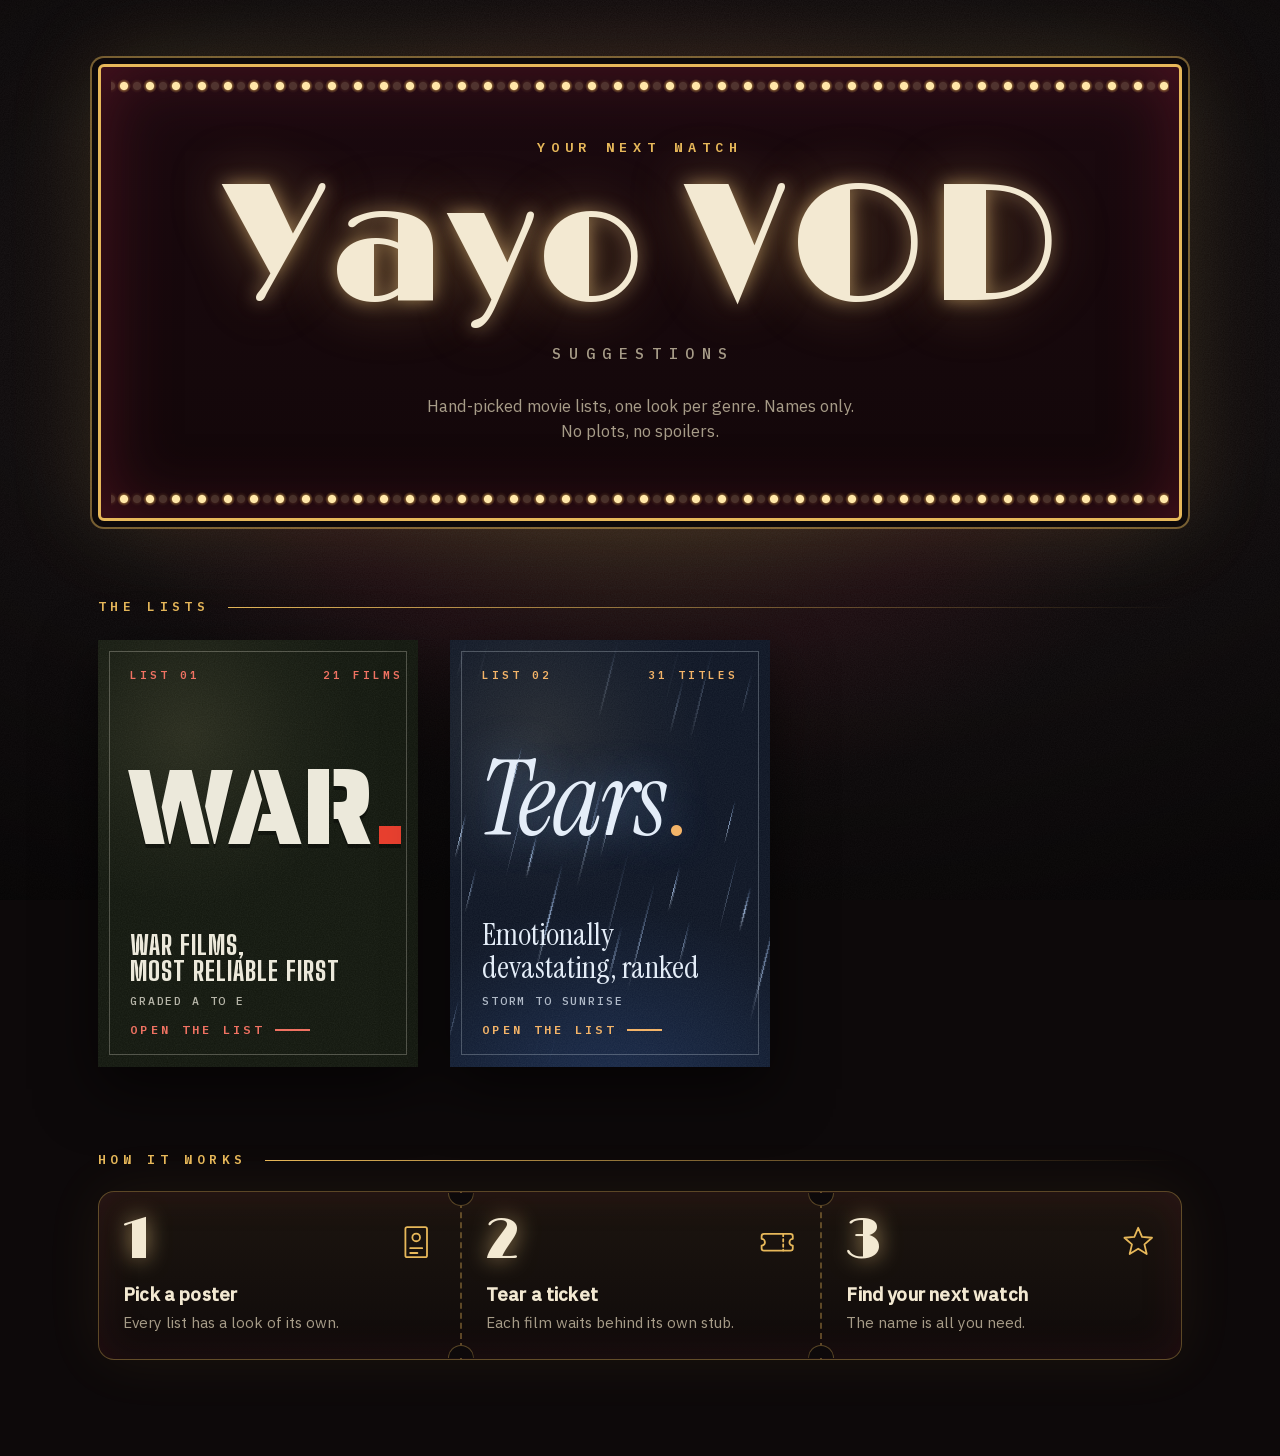
<file: index.html>
<!doctype html>
<html lang="en">
<head>
<meta charset="utf-8">
<meta name="viewport" content="width=device-width, initial-scale=1, viewport-fit=cover">
<meta name="color-scheme" content="dark">
<meta name="theme-color" content="#0d090a">
<title>Yayo VOD Suggestions</title>
<link rel="stylesheet" href="fonts/fonts.css">
<link rel="preload" href="fonts/instrument-serif-a20ac7.woff2" as="font" type="font/woff2" crossorigin>
<link rel="preload" href="fonts/instrument-serif-i-99cc6e.woff2" as="font" type="font/woff2" crossorigin>
<link rel="preload" href="fonts/limelight-1f8077.woff2" as="font" type="font/woff2" crossorigin>
<link rel="preload" href="fonts/saira-stencil-one-ce0d6b.woff2" as="font" type="font/woff2" crossorigin>
<link rel="preload" href="fonts/big-shoulders-display-48e1b4.woff2" as="font" type="font/woff2" crossorigin>
<script>
(function(d){var q=[],done=false;function go(){if(done)return;done=true;d.classList.add('ready');q.forEach(function(f){f()})}
d.classList.add('js');window.onReady=function(f){done?f():q.push(f)};
var F=d.fonts;if(F&&F.load){Promise.all(["400 1em Limelight","400 1em \"Instrument Serif\"","italic 400 1em \"Instrument Serif\"","400 1em \"Saira Stencil One\"","800 1em \"Big Shoulders Display\"","500 1em \"IBM Plex Mono\"","600 1em \"IBM Plex Mono\"","400 1em \"IBM Plex Sans\""].map(function(x){return F.load(x,'A')})).then(go,go)}else go();setTimeout(go,2500)})(document.documentElement)
</script>
<style>
/* LOBBY: a theatre marquee with chasing bulbs over a dark foyer; each list is a one-sheet poster. */
:root{--bg:#0d090a;--cream:#f3e9d2;--dim:#a79c88;--brass:#e7b85a;--wine:#4a0f1c;--faint:rgba(243,233,210,.14);
  --display:"Limelight","Playfair Display",Georgia,serif;--mono:"IBM Plex Mono",ui-monospace,Menlo,monospace;--body:"IBM Plex Sans",system-ui,sans-serif;color-scheme:dark}
*{box-sizing:border-box}
html{background:var(--bg);overflow-x:clip}
body{margin:0;background:var(--bg);color:var(--cream);font:400 1rem/1.5 var(--body);-webkit-font-smoothing:antialiased;min-height:100vh}
h1,h2,h3,p,ul{margin:0;padding:0}ul{list-style:none}a{color:inherit}
:focus-visible{outline:3px solid var(--brass);outline-offset:4px}
.fx{position:fixed;inset:0;pointer-events:none;z-index:0;overflow:hidden}
.pool{position:absolute;left:50%;top:-20vh;width:120vmax;height:90vmax;transform:translateX(-50%);background:radial-gradient(closest-side,rgba(231,184,90,.16),rgba(122,28,48,.12) 45%,transparent 72%)}
.vig{position:absolute;inset:0;background:radial-gradient(120% 90% at 50% 35%,transparent 40%,rgba(0,0,0,.75) 100%)}
.grain{position:absolute;inset:-50%;width:200%;height:200%;opacity:.08;mix-blend-mode:screen;animation:grain 1.1s steps(6) infinite;
  background-image:url("data:image/svg+xml,%3Csvg xmlns='http://www.w3.org/2000/svg' width='240' height='240'%3E%3Cfilter id='n'%3E%3CfeTurbulence type='fractalNoise' baseFrequency='.85' numOctaves='2' stitchTiles='stitch'/%3E%3CfeColorMatrix values='0 0 0 0 1 0 0 0 0 1 0 0 0 0 1 0 0 0 .7 0'/%3E%3C/filter%3E%3Crect width='100%25' height='100%25' filter='url(%23n)'/%3E%3C/svg%3E")}
@keyframes grain{0%{transform:translate(0,0)}20%{transform:translate(-4%,3%)}40%{transform:translate(3%,-5%)}60%{transform:translate(-5%,-2%)}80%{transform:translate(4%,4%)}100%{transform:translate(0,0)}}
.js:not(.ready) .page{opacity:0}
.page{transition:opacity .45s ease;position:relative;z-index:1;max-width:70rem;margin-inline:auto;padding:max(1.5rem,env(safe-area-inset-top,0px)) max(18px,env(safe-area-inset-right,0px)) 6rem max(18px,env(safe-area-inset-left,0px))}

.marquee{position:relative;margin-top:clamp(1rem,4vw,2.5rem);padding:clamp(2.6rem,7vw,4.6rem) 1rem;text-align:center;border:3px solid var(--brass);border-radius:6px;background:linear-gradient(180deg,#1c0a10,#120709);box-shadow:0 0 0 6px #0d090a,0 0 0 8px rgba(231,184,90,.45),0 0 90px rgba(231,184,90,.18),inset 0 0 70px rgba(122,28,48,.5)}
.bulbs{position:absolute;left:10px;right:10px;height:14px;background:radial-gradient(circle,#ffe7a8 0 3.6px,rgba(255,200,90,.35) 4.6px,transparent 7px) 0 0/26px 14px repeat-x}
.bulbs.t{top:12px}.bulbs.bt{bottom:12px}
.bulbs.o{background-position:13px 0;opacity:.18}
.eyebrow{font:600 clamp(.7rem,2vw,.85rem)/1 var(--mono);letter-spacing:.42em;text-transform:uppercase;color:var(--brass)}
h1{font:400 clamp(3.6rem,17vw,10.5rem)/.92 var(--display);margin:1.2rem 0 1rem;color:var(--cream);text-shadow:0 0 18px rgba(255,214,140,.55),0 0 60px rgba(231,184,90,.35);letter-spacing:.01em}
.sub{font:500 clamp(.72rem,2.2vw,.95rem)/1.2 var(--mono);letter-spacing:.5em;text-transform:uppercase;color:var(--dim);padding-left:.5em}
.promise{max-width:42rem;margin:2rem auto 0;color:var(--dim);font-size:1.05rem}
.promise span{display:block}

.now{display:flex;align-items:center;gap:1.2rem;margin:clamp(3rem,8vw,5rem) 0 1.6rem;font:600 .8rem/1 var(--mono);letter-spacing:.34em;text-transform:uppercase;color:var(--brass)}
.now::after{content:"";flex:1;height:1px;background:linear-gradient(90deg,var(--brass),transparent)}
.tickets{display:grid;grid-template-columns:repeat(auto-fit,minmax(min(100%,17rem),20rem));gap:2rem;justify-content:start}

/* lists are one-sheet posters: portrait, one big genre word, dressed in that list's own palette. (Single films get tickets inside each list.) */
.poster{position:relative;display:grid;grid-template-rows:auto 1fr auto;aspect-ratio:3/4;min-height:26rem;padding:1.4rem 1.4rem 1.5rem;text-decoration:none;color:var(--p-ink);background:var(--p-bg);overflow:hidden;isolation:isolate;container-type:inline-size;filter:drop-shadow(0 22px 30px rgba(0,0,0,.6));transition:transform .45s cubic-bezier(.2,.8,.2,1),--mx .9s ease,--my .9s ease}
.poster::before{content:"";position:absolute;inset:.7rem;border:1.5px solid var(--p-line);z-index:2;pointer-events:none}
@property --mx{syntax:"<percentage>";inherits:true;initial-value:28%}
@property --my{syntax:"<percentage>";inherits:true;initial-value:22%}
.poster{--rx:0;--ry:0;--mx:28%;--my:22%;transform:perspective(1000px) rotateX(calc(var(--ry)*1deg)) rotateY(calc(var(--rx)*1deg)) translateY(var(--lift,0px))}
.poster.live{transition:transform .09s linear,--mx .18s linear,--my .18s linear}
.tickets li:hover>.poster,.poster:focus-visible{--lift:-8px}
.poster>.spot,.poster>.grainp{position:absolute;inset:0;pointer-events:none;z-index:0}
.poster.rain{--p-bg:#0b1322;--p-ink:#e4edf8;--p-line:rgba(228,237,248,.26);--p-accent:#f4b468;--p-accent-text:#f4b468;--p-display:"Instrument Serif",Georgia,serif;--p-cond:"Instrument Serif",Georgia,serif;background:radial-gradient(120% 80% at 50% 115%,#1a2d52,#0b1322 66%)}
.rain .p-word{text-transform:none;font-style:italic;font-size:38cqw;letter-spacing:-.02em;text-shadow:0 0 44px rgba(130,185,255,.45)}
.rain .p-bottom h2{font:400 1.95rem/1.05 var(--p-cond);text-transform:none;letter-spacing:0}
.poster>.streaks{position:absolute;inset:0;pointer-events:none;z-index:0;overflow:hidden;-webkit-mask-image:linear-gradient(180deg,transparent,#000 28%,#000 72%,transparent);mask-image:linear-gradient(180deg,transparent,#000 28%,#000 72%,transparent)}
.poster>.streaks::before{content:"";position:absolute;inset:-35%;background:url("data:image/svg+xml,%3Csvg%20xmlns%3D%22http%3A//www.w3.org/2000/svg%22%20width%3D%22220%22%20height%3D%22260%22%20viewBox%3D%220%200%20220%20260%22%3E%3Cdefs%3E%3ClinearGradient%20id%3D%22g%22%20x1%3D%220%22%20y1%3D%220%22%20x2%3D%220%22%20y2%3D%221%22%3E%3Cstop%20offset%3D%220%22%20stop-color%3D%22%239cc4ff%22%20stop-opacity%3D%220%22/%3E%3Cstop%20offset%3D%22.55%22%20stop-color%3D%22%23bcd8ff%22%20stop-opacity%3D%22.9%22/%3E%3Cstop%20offset%3D%221%22%20stop-color%3D%22%23e9f3ff%22%20stop-opacity%3D%220%22/%3E%3C/linearGradient%3E%3C/defs%3E%3Crect%20x%3D%227.6%22%20y%3D%22122.5%22%20width%3D%221.6%22%20height%3D%22112%22%20rx%3D%220.8%22%20fill%3D%22url%28%23g%29%22%20opacity%3D%220.8%22/%3E%3Crect%20x%3D%2227.1%22%20y%3D%2231.8%22%20width%3D%221.6%22%20height%3D%22112%22%20rx%3D%220.8%22%20fill%3D%22url%28%23g%29%22%20opacity%3D%220.5%22/%3E%3Crect%20x%3D%2242.8%22%20y%3D%2230.1%22%20width%3D%221%22%20height%3D%2278%22%20rx%3D%220.5%22%20fill%3D%22url%28%23g%29%22%20opacity%3D%220.8%22/%3E%3Crect%20x%3D%2268.7%22%20y%3D%2294.4%22%20width%3D%221%22%20height%3D%22112%22%20rx%3D%220.5%22%20fill%3D%22url%28%23g%29%22%20opacity%3D%220.35%22/%3E%3Crect%20x%3D%2280.5%22%20y%3D%22169.6%22%20width%3D%221%22%20height%3D%2262%22%20rx%3D%220.5%22%20fill%3D%22url%28%23g%29%22%20opacity%3D%220.8%22/%3E%3Crect%20x%3D%22101.6%22%20y%3D%22120.6%22%20width%3D%221.2%22%20height%3D%22112%22%20rx%3D%220.6%22%20fill%3D%22url%28%23g%29%22%20opacity%3D%220.65%22/%3E%3Crect%20x%3D%22122.0%22%20y%3D%2298.4%22%20width%3D%221.4%22%20height%3D%2246%22%20rx%3D%220.7%22%20fill%3D%22url%28%23g%29%22%20opacity%3D%220.8%22/%3E%3Crect%20x%3D%22145.0%22%20y%3D%22149.0%22%20width%3D%221.4%22%20height%3D%2246%22%20rx%3D%220.7%22%20fill%3D%22url%28%23g%29%22%20opacity%3D%220.5%22/%3E%3Crect%20x%3D%22160.1%22%20y%3D%2220.2%22%20width%3D%221%22%20height%3D%2246%22%20rx%3D%220.5%22%20fill%3D%22url%28%23g%29%22%20opacity%3D%220.8%22/%3E%3Crect%20x%3D%22175.9%22%20y%3D%2271.7%22%20width%3D%221%22%20height%3D%2278%22%20rx%3D%220.5%22%20fill%3D%22url%28%23g%29%22%20opacity%3D%220.35%22/%3E%3Crect%20x%3D%22195.7%22%20y%3D%22100.9%22%20width%3D%221.6%22%20height%3D%2246%22%20rx%3D%220.8%22%20fill%3D%22url%28%23g%29%22%20opacity%3D%220.8%22/%3E%3C/svg%3E") 0 0/220px 260px repeat;transform:rotate(14deg)}
@media (prefers-reduced-motion:no-preference){.poster>.streaks::before{animation:rainfall 2.4s linear infinite}@keyframes rainfall{to{background-position:0 260px}}}
.spot{background:radial-gradient(circle 15rem at var(--mx) var(--my),rgba(255,236,176,.26),rgba(255,236,176,.07) 45%,transparent 72%);opacity:.38;transition:opacity .45s}
.tickets li:hover .spot,.poster:focus-visible .spot{opacity:1}
.poster>*{position:relative;z-index:1}
.p-top{display:flex;justify-content:space-between;gap:1rem;font:600 .68rem/1 var(--mono);letter-spacing:.28em;text-transform:uppercase;color:var(--p-accent-text);padding:.5rem .6rem 0}
.p-word{align-self:center;transform:translate(calc(var(--rx)*-1.4px),calc(var(--ry)*-1.4px));transition:transform .2s ease-out;font:400 39cqw/.8 var(--p-display);text-transform:uppercase;letter-spacing:-.015em;white-space:nowrap;padding-inline:.4rem;color:var(--p-ink);text-shadow:0 .04em 0 rgba(0,0,0,.35)}
.p-word i{font-style:normal;color:var(--p-accent)}
.p-bottom{display:grid;gap:.55rem;padding:0 .6rem .4rem}
.p-bottom h2{font:800 1.6rem/1 var(--p-cond);text-transform:uppercase;letter-spacing:.04em}
.p-bottom p{font:500 .72rem/1.4 var(--mono);letter-spacing:.16em;text-transform:uppercase;opacity:.75}
.p-go{margin-top:.4rem;display:flex;align-items:center;gap:.7rem;font:600 .74rem/1 var(--mono);letter-spacing:.28em;text-transform:uppercase;color:var(--p-accent-text)}
.p-go i{display:block;height:2px;width:2.2rem;background:currentColor;transition:width .3s}
.tickets li:hover .p-go i,.poster:focus-visible .p-go i{width:4.5rem}
.poster.war{--p-bg:#10150b;--p-ink:#ece9db;--p-line:rgba(236,233,219,.28);--p-accent:#e8402f;--p-accent-text:#f07262;--p-display:"Saira Stencil One",Impact,sans-serif;--p-cond:"Big Shoulders Display",Impact,sans-serif}
.grainp{position:absolute;inset:-50%;width:200%;height:200%;z-index:0;opacity:.1;mix-blend-mode:screen;pointer-events:none;background-image:url("data:image/svg+xml,%3Csvg xmlns='http://www.w3.org/2000/svg' width='240' height='240'%3E%3Cfilter id='n'%3E%3CfeTurbulence type='fractalNoise' baseFrequency='.85' numOctaves='2' stitchTiles='stitch'/%3E%3CfeColorMatrix values='0 0 0 0 1 0 0 0 0 1 0 0 0 0 1 0 0 0 .7 0'/%3E%3C/filter%3E%3Crect width='100%25' height='100%25' filter='url(%23n)'/%3E%3C/svg%3E")}
.foot{margin-top:5rem;max-width:40rem;color:var(--dim);font-size:.95rem;padding-top:1.2rem;border-top:1px solid var(--faint)}

@media (prefers-reduced-motion:no-preference){
  .bulbs.o{animation:chase 1.2s steps(1) infinite}
  .bulbs.a{animation:chase2 1.2s steps(1) infinite}
  @keyframes chase{0%{opacity:.18}50%{opacity:1}}
  @keyframes chase2{0%{opacity:1}50%{opacity:.18}}
  h1{animation:glow 4s ease-in-out infinite alternate}
  @keyframes glow{from{text-shadow:0 0 14px rgba(255,214,140,.45),0 0 50px rgba(231,184,90,.28)}to{text-shadow:0 0 22px rgba(255,214,140,.7),0 0 80px rgba(231,184,90,.45)}}
  html.ready .marquee,html.ready .now,html.ready .tickets,html.ready .foot{animation:fadeIn .9s ease both}
  html.ready .now{animation-delay:.25s}html.ready .tickets{animation-delay:.4s}html.ready .foot{animation-delay:.55s}
  @keyframes fadeIn{from{opacity:0}to{opacity:1}}
}
@media (prefers-reduced-motion:reduce){.grain{animation:none}.poster{transform:none!important}}

.how{margin-top:clamp(3.5rem,8vw,5.5rem)}
.how h2{display:flex;align-items:center;gap:1.2rem;margin:0 0 1.5rem;font:600 .8rem/1 var(--mono);letter-spacing:.34em;text-transform:uppercase;color:var(--brass)}
.how h2::after{content:"";flex:1;height:1px;background:linear-gradient(90deg,var(--brass),transparent)}
.steps{list-style:none;margin:0;padding:0;display:grid;grid-template-columns:repeat(3,minmax(0,1fr));border:1px solid rgba(231,184,90,.35);border-radius:16px;background:linear-gradient(180deg,rgba(231,184,90,.07),rgba(231,184,90,.015));box-shadow:0 0 60px rgba(231,184,90,.07),inset 0 0 40px rgba(122,28,48,.18);position:relative}
.step{position:relative;display:grid;grid-template-columns:auto 1fr;grid-template-areas:"num ic" "t t" "p p";align-items:center;gap:.35rem 1rem;padding:1.5rem 1.5rem 1.6rem;transition:background .3s}
.step+.step{border-left:2px dashed rgba(231,184,90,.35)}
.step+.step::before,.step+.step::after{content:"";position:absolute;left:-1px;width:1.5rem;height:1.5rem;border-radius:50%;background:var(--bg);border:1px solid rgba(231,184,90,.35);transform:translateX(-50%)}
.step+.step::before{top:-.75rem;clip-path:inset(50% 0 0 0)}
.step+.step::after{bottom:-.75rem;clip-path:inset(0 0 50% 0)}
.step:hover{background:rgba(231,184,90,.07)}
.step .num{grid-area:num;font:400 3.6rem/.9 var(--display);color:var(--cream);text-shadow:0 0 22px rgba(255,214,140,.6)}
.step svg{grid-area:ic;justify-self:end;width:2.4rem;height:2.4rem;fill:none;stroke:var(--brass);stroke-width:1.5;stroke-linecap:round;stroke-linejoin:round}
.step b{grid-area:t;margin-top:.6rem;font:600 1.15rem/1.2 var(--body);letter-spacing:.01em}
.step p{grid-area:p;font-size:.95rem;color:var(--dim)}
@media (max-width:40rem){
  .steps{grid-template-columns:1fr}
  .step+.step{border-left:0;border-top:2px dashed rgba(231,184,90,.35)}
  .step+.step::before,.step+.step::after{top:-.75rem;bottom:auto;transform:translateY(0)}
  .step+.step::before{left:-.75rem;clip-path:inset(0 0 0 50%)}
  .step+.step::after{left:auto;right:-.75rem;transform:none;clip-path:inset(0 50% 0 0)}
  .step{grid-template-columns:auto 1fr;padding:1.2rem 1.3rem}
}
@media (prefers-reduced-motion:no-preference){html.ready .how{animation:fadeIn .9s ease .7s both}}
</style>
</head>
<body>
<div class="fx" aria-hidden="true"><div class="pool"></div><div class="grain"></div><div class="vig"></div></div>
<div class="page">
  <header class="marquee">
    <i class="bulbs t a" aria-hidden="true"></i><i class="bulbs t o" aria-hidden="true"></i>
    <i class="bulbs bt a" aria-hidden="true"></i><i class="bulbs bt o" aria-hidden="true"></i>
    <p class="eyebrow">Your next watch</p>
    <h1>Yayo VOD</h1>
    <p class="sub">Suggestions</p>
    <p class="promise"><span>Hand-picked movie lists, one look per genre. Names only.</span><span>No plots, no spoilers.</span></p>
  </header>

  <h2 class="now">The lists</h2>
  <ul class="tickets">
    <li><a class="poster war" href="war/">
      <i class="grainp" aria-hidden="true"></i><i class="spot" aria-hidden="true"></i>
      <div class="p-top"><span>List 01</span><span>21 films</span></div>
      <div class="p-word" aria-hidden="true">War<i>.</i></div>
      <div class="p-bottom">
        <h2>War films,<br>most reliable first</h2>
        <p>Graded A to E</p>
        <span class="p-go">Open the list <i></i></span>
      </div></a></li>
    <li><a class="poster rain" href="devastating/">
      <i class="grainp" aria-hidden="true"></i><i class="streaks" aria-hidden="true"></i><i class="spot" aria-hidden="true"></i>
      <div class="p-top"><span>List 02</span><span>31 titles</span></div>
      <div class="p-word" aria-hidden="true">Tears<i>.</i></div>
      <div class="p-bottom">
        <h2>Emotionally devastating, ranked</h2>
        <p>Storm to sunrise</p>
        <span class="p-go">Open the list <i></i></span>
      </div></a></li>
  </ul>
  <section class="how" aria-labelledby="howh">
    <h2 id="howh">How it works</h2>
    <ol class="steps">
      <li class="step"><span class="num" aria-hidden="true">1</span>
        <svg viewBox="0 0 32 32" aria-hidden="true"><rect x="7" y="3.5" width="18" height="25" rx="1.5"/><path d="M11 21h10M11 25h6"/><circle cx="16" cy="12" r="3.2"/></svg>
        <b>Pick a poster</b><p>Every list has a look of its own.</p></li>
      <li class="step"><span class="num" aria-hidden="true">2</span>
        <svg viewBox="0 0 32 32" aria-hidden="true"><path d="M3 11a2 2 0 012-2h22a2 2 0 012 2v2.2a2.8 2.8 0 000 5.6V21a2 2 0 01-2 2H5a2 2 0 01-2-2v-2.2a2.8 2.8 0 000-5.6z"/><path d="M21 9v14" stroke-dasharray="2 2.4"/></svg>
        <b>Tear a ticket</b><p>Each film waits behind its own stub.</p></li>
      <li class="step"><span class="num" aria-hidden="true">3</span>
        <svg viewBox="0 0 32 32" aria-hidden="true"><path d="M16 4l3.2 7.6 8.3.7-6.3 5.5 1.9 8.1L16 21.4l-7.1 4.5 1.9-8.1-6.3-5.5 8.3-.7z"/></svg>
        <b>Find your next watch</b><p>The name is all you need.</p></li>
    </ol>
  </section>
</div>
<script>
(function(){
  if(matchMedia('(prefers-reduced-motion: reduce)').matches)return;
  document.querySelectorAll('.tickets li').forEach(li=>{
    const p=li.querySelector('.poster'),cl=v=>Math.max(0,Math.min(1,v));
    li.addEventListener('pointerenter',e=>{if(e.pointerType==='mouse')p.classList.add('live')});
    li.addEventListener('pointermove',e=>{
      if(e.pointerType!=='mouse')return;
      const r=li.getBoundingClientRect(),x=cl((e.clientX-r.left)/r.width),y=cl((e.clientY-r.top)/r.height);
      p.style.setProperty('--mx',(x*100).toFixed(1)+'%');p.style.setProperty('--my',(y*100).toFixed(1)+'%');
      p.style.setProperty('--rx',((x-.5)*12).toFixed(2));p.style.setProperty('--ry',((.5-y)*12).toFixed(2));
    });
    li.addEventListener('pointerleave',()=>{p.classList.remove('live');['--rx','--ry'].forEach(k=>p.style.setProperty(k,'0'));p.style.setProperty('--mx','28%');p.style.setProperty('--my','22%')});
  });
})();
</script>
</body>
</html>
</file>
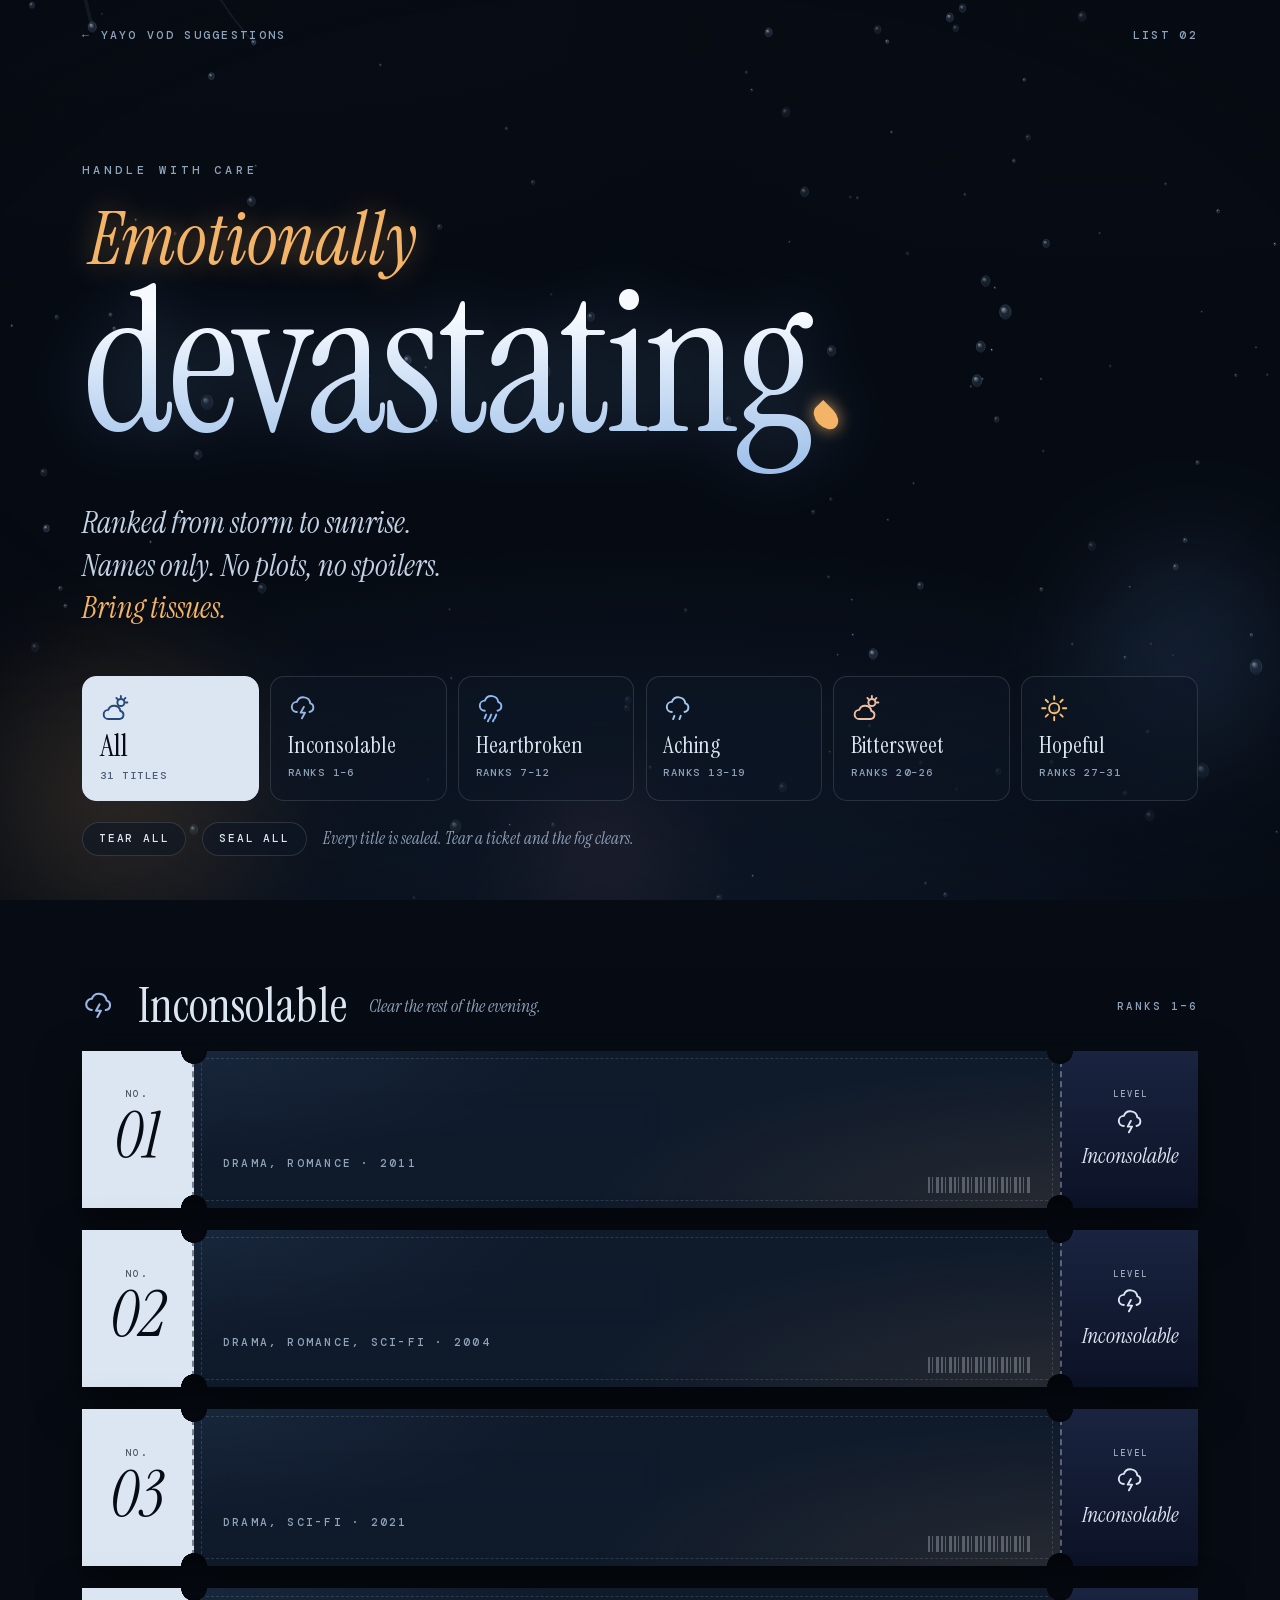
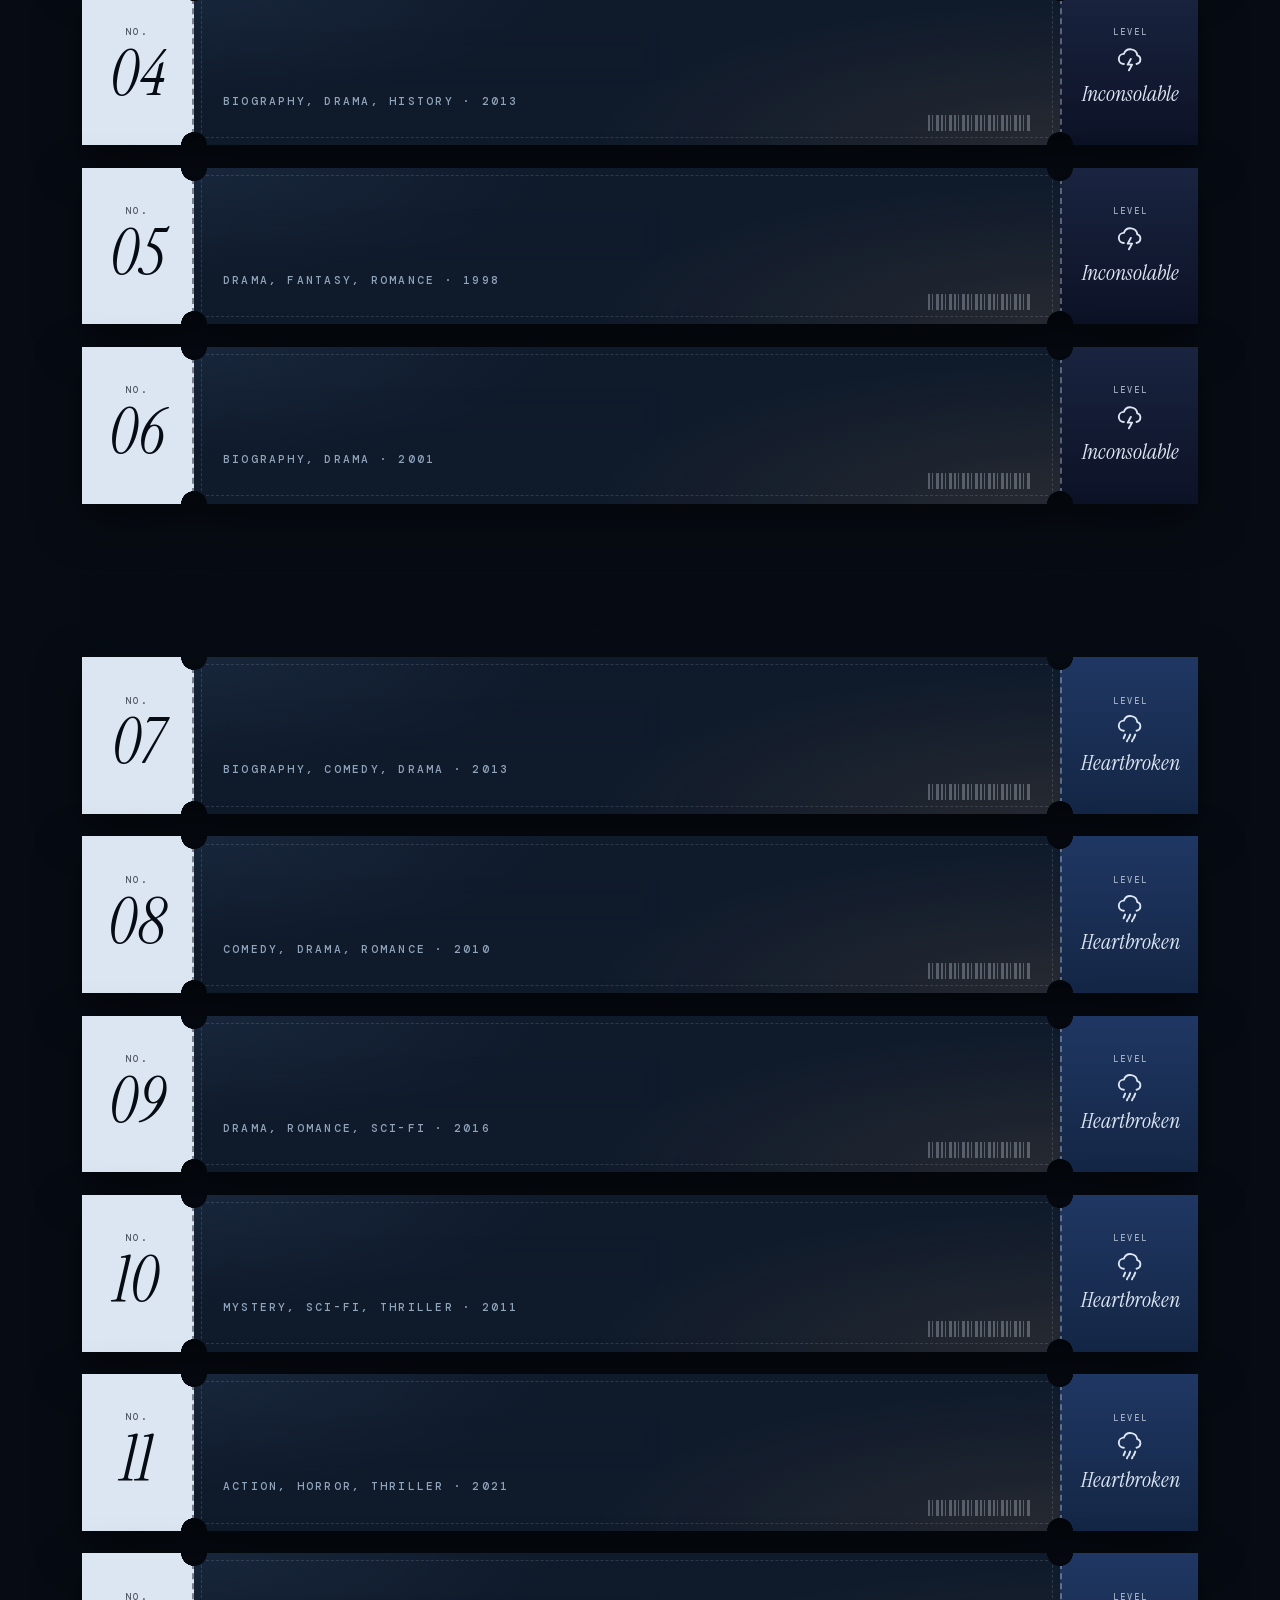
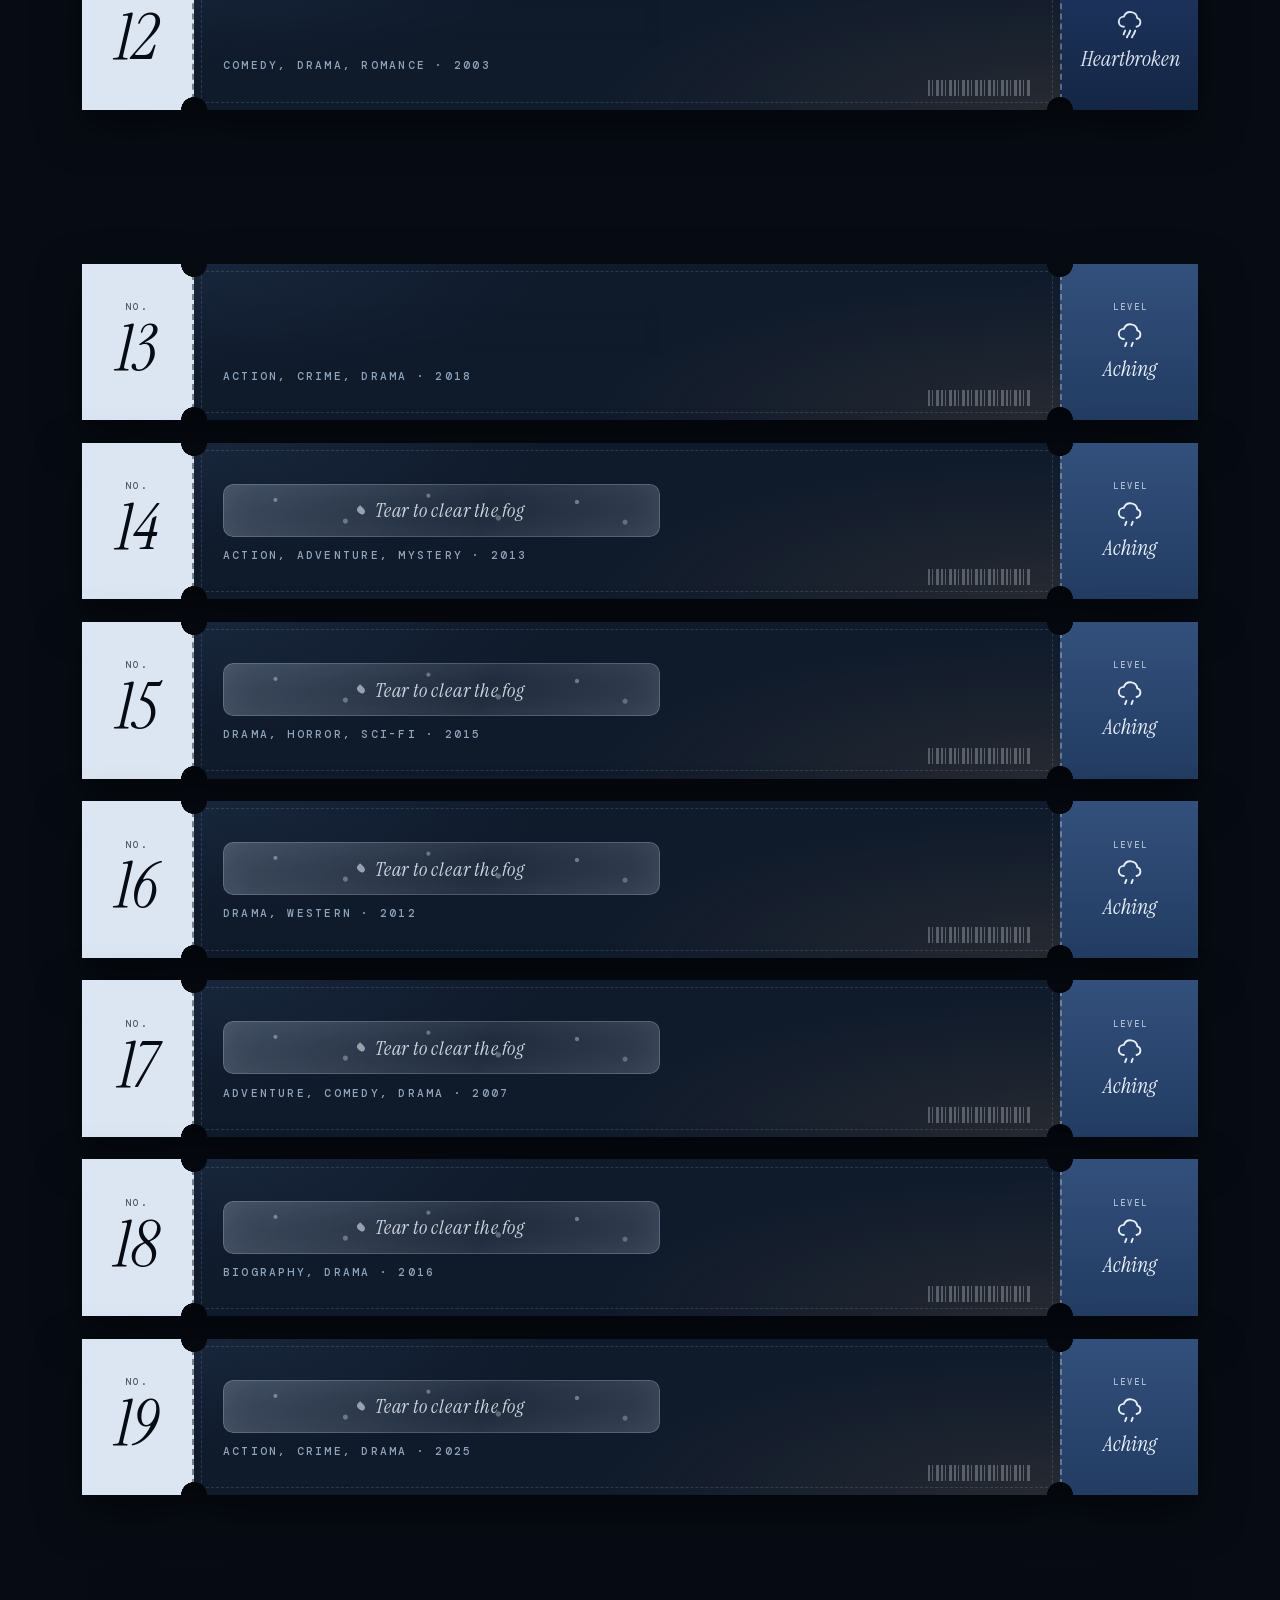
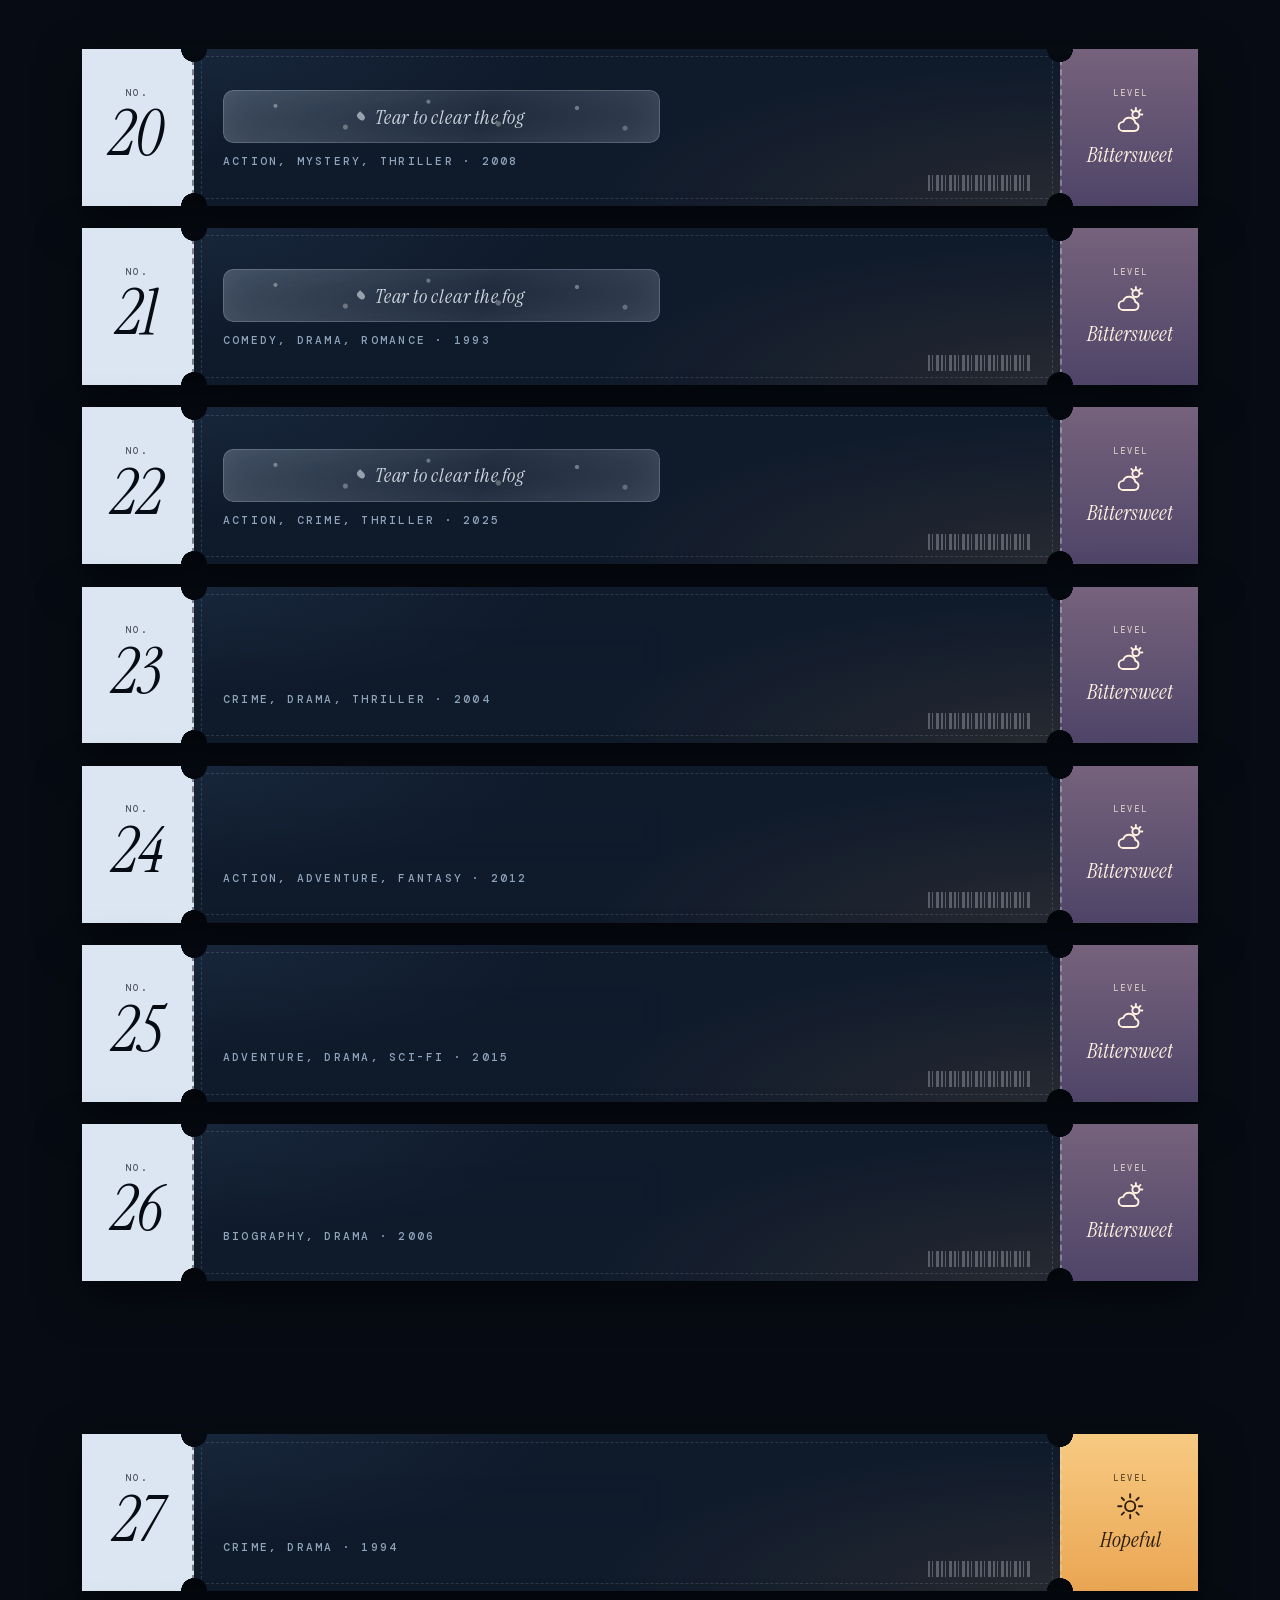
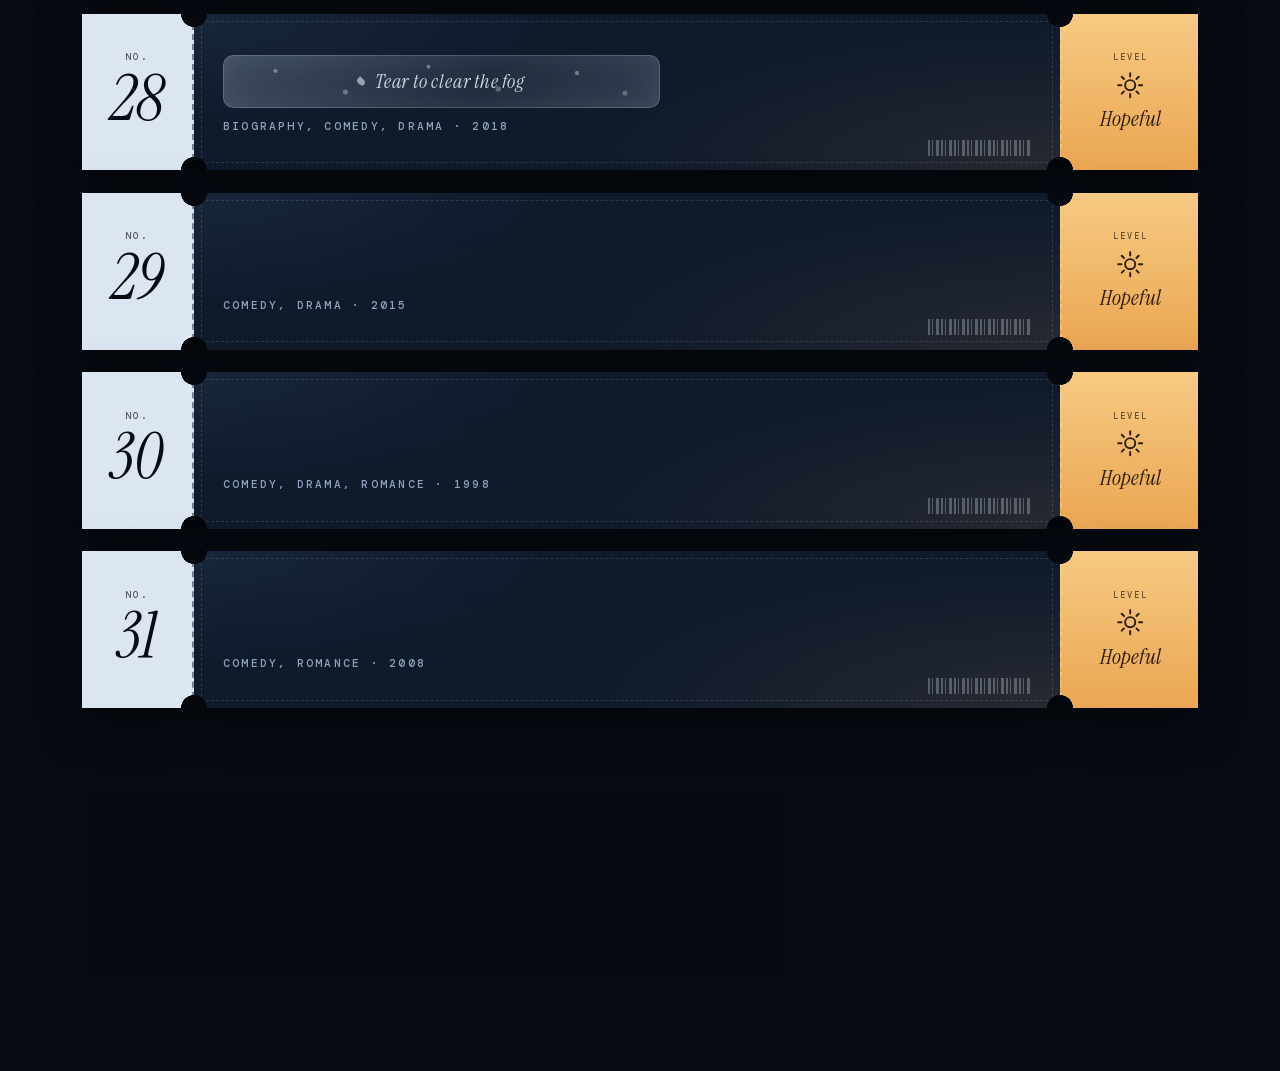
<file: devastating/index.html>
<!doctype html>
<html lang="en">
<head>
<meta charset="utf-8">
<meta name="viewport" content="width=device-width, initial-scale=1, viewport-fit=cover">
<meta name="color-scheme" content="dark">
<meta name="theme-color" content="#080d15">
<title>Emotionally Devastating Films Ranked</title>
<link rel="stylesheet" href="../fonts/fonts.css">
<link rel="preload" href="../fonts/instrument-serif-a20ac7.woff2" as="font" type="font/woff2" crossorigin>
<link rel="preload" href="../fonts/instrument-serif-i-99cc6e.woff2" as="font" type="font/woff2" crossorigin>
<link rel="preload" href="../fonts/dm-sans-151a53.woff2" as="font" type="font/woff2" crossorigin>
<script>
(function(d){var q=[],done=false;function go(){if(done)return;done=true;d.classList.add('ready');q.forEach(function(f){f()})}
d.classList.add('js');window.onReady=function(f){done?f():q.push(f)};
var F=d.fonts;if(F&&F.load){Promise.all(["400 1em \"Instrument Serif\"","italic 400 1em \"Instrument Serif\"","400 1em \"DM Sans\"","500 1em \"DM Sans\"","500 1em \"DM Mono\""].map(function(x){return F.load(x,'A')})).then(go,go)}else go();setTimeout(go,2500)})(document.documentElement)
</script>
<style>
/* RAIN ON GLASS: a night window. Warm amber light is the only colour that is not blue. Drops run down the pane, tickets sit in the fog, and tearing one wipes the fog away. */
:root{
  --night:#070c14; --deep:#0e1726; --navy:#14223a; --mist:#dce6f2; --dim:#8fa3bb; --faint:rgba(220,230,242,.14);
  --drop:#82b9ff; --amber:#f4b468;
  --serif:"Instrument Serif","Iowan Old Style",Georgia,serif; --sans:"DM Sans",system-ui,sans-serif; --mono:"DM Mono",ui-monospace,Menlo,monospace;
  color-scheme:dark;
}
*{box-sizing:border-box}
html{background:var(--night);scroll-behavior:smooth;overflow-x:clip}
body{margin:0;background:var(--night);color:var(--mist);font:400 1rem/1.55 var(--sans);-webkit-font-smoothing:antialiased;min-height:100vh}
h1,h2,h3,p,ol,ul{margin:0;padding:0}ol,ul{list-style:none}a{color:inherit}
:focus-visible{outline:3px solid var(--amber);outline-offset:4px}
.sr{position:absolute;width:1px;height:1px;overflow:hidden;clip:rect(0 0 0 0);white-space:nowrap}

/* the window: five skies crossfade as you scroll, from a storm down to a sunrise */
.glass{position:fixed;inset:0;pointer-events:none;z-index:0;overflow:hidden;background:#05080e}
.sky{position:absolute;inset:0;overflow:hidden}
.s0{opacity:var(--w0,1);background:linear-gradient(180deg,#03060a 0%,#08101b 55%,#0e1a2b 100%)}
.s1{opacity:var(--w1,0);background:radial-gradient(120% 80% at 50% 110%,#16253d 0%,#070c14 62%)}
.s2{opacity:var(--w2,0);background:linear-gradient(180deg,#0b1424 0%,#1a2c4a 62%,#2b4468 100%)}
.s3{opacity:var(--w3,0);background:linear-gradient(180deg,#171d33 0%,#3a3a5c 52%,#8c6a73 82%,#d79468 100%)}
.s4{opacity:var(--w4,0);background:linear-gradient(180deg,#14284c 0%,#2c5688 38%,#a98390 70%,#f1b273 100%)}
.bk{position:absolute;border-radius:50%;filter:blur(40px);animation:drift 24s ease-in-out infinite alternate}
.cloud{position:absolute;border-radius:50%;filter:blur(70px);background:rgba(70,90,115,.55);animation:drift 30s ease-in-out infinite alternate}
.s0 .c1{width:70vmax;height:26vmax;left:-14vmax;top:-12vmax}.s0 .c2{width:60vmax;height:24vmax;right:-16vmax;top:-8vmax;animation-direction:alternate-reverse;background:rgba(55,72,96,.6)}
.s0 .bk{width:20vmax;height:20vmax;left:-6vmax;bottom:-8vmax;background:radial-gradient(circle,rgba(244,180,104,.28),transparent 68%)}
.s1 .b1{width:34vmax;height:34vmax;left:-8vmax;bottom:-10vmax;background:radial-gradient(circle,rgba(244,180,104,.5),transparent 68%);opacity:.55}
.s1 .b2{width:26vmax;height:26vmax;right:-6vmax;bottom:6vmax;background:radial-gradient(circle,rgba(110,170,255,.38),transparent 68%);opacity:.55;animation-duration:28s;animation-direction:alternate-reverse}
.s1 .b3{width:18vmax;height:18vmax;left:38%;bottom:-6vmax;background:radial-gradient(circle,rgba(217,138,155,.32),transparent 68%);opacity:.55;animation-duration:19s}
.s2 .b1{width:30vmax;height:30vmax;right:-8vmax;bottom:-8vmax;background:radial-gradient(circle,rgba(130,185,255,.4),transparent 68%)}
.s2 .b2{width:24vmax;height:24vmax;left:-6vmax;bottom:4vmax;background:radial-gradient(circle,rgba(190,170,240,.3),transparent 68%);animation-direction:alternate-reverse}
.s3 .b1{width:46vmax;height:30vmax;left:20%;bottom:-14vmax;background:radial-gradient(circle,rgba(255,196,120,.55),transparent 68%)}
.s3 .b2{width:28vmax;height:28vmax;left:-8vmax;top:10vmax;background:radial-gradient(circle,rgba(220,150,180,.28),transparent 68%);animation-direction:alternate-reverse}
.s4 .sun{position:absolute;inset:0;background:radial-gradient(55% 42% at 50% 104%,rgba(255,236,170,.95),rgba(246,190,110,.55) 38%,transparent 72%)}
.s4 .rays{position:absolute;left:-50%;right:-50%;top:-20%;bottom:-70%;background:repeating-conic-gradient(from -50deg at 50% 100%,rgba(255,236,180,.16) 0 3deg,transparent 3deg 9deg);-webkit-mask-image:radial-gradient(60% 70% at 50% 100%,#000,transparent 75%);mask-image:radial-gradient(60% 70% at 50% 100%,#000,transparent 75%);transform-origin:50% 100%;animation:sway 26s ease-in-out infinite alternate}
.s4 .b1{width:30vmax;height:30vmax;right:-6vmax;top:6vmax;background:radial-gradient(circle,rgba(255,220,160,.35),transparent 68%)}
@keyframes drift{from{transform:translate(0,0) scale(1)}to{transform:translate(4vmax,-3vmax) scale(1.12)}}
@keyframes sway{from{transform:rotate(-6deg)}to{transform:rotate(6deg)}}
#flash{position:fixed;inset:0;z-index:2;pointer-events:none;background:rgba(190,215,255,1);opacity:0;mix-blend-mode:screen}
canvas{position:fixed;inset:0;z-index:1;pointer-events:none}
.vig{position:fixed;inset:0;z-index:2;pointer-events:none;background:radial-gradient(120% 90% at 50% 40%,transparent 45%,rgba(2,5,10,.7) 100%)}
.page{position:relative;z-index:3;max-width:72rem;margin-inline:auto;padding:0 max(18px,env(safe-area-inset-right,0px)) 6rem max(18px,env(safe-area-inset-left,0px))}
.js:not(.ready) .page{opacity:0}
.page{transition:opacity .5s ease}

/* hero */
.top{display:flex;justify-content:space-between;align-items:center;gap:1rem;padding-top:max(1.2rem,env(safe-area-inset-top,0px));font:500 .72rem/1 var(--mono);letter-spacing:.2em;text-transform:uppercase;color:var(--dim)}
.top a{text-decoration:none;padding:.7rem 0}.top a:hover{color:var(--mist)}
.hero{padding:clamp(3rem,10vw,7rem) 0 clamp(1.6rem,4vw,2.6rem)}
.kicker{font:500 .74rem/1 var(--mono);letter-spacing:.34em;text-transform:uppercase;color:var(--dim);margin-bottom:1.6rem}
h1{display:grid;gap:0}
h1 .l1{font:italic 400 clamp(2rem,7vw,4.6rem)/1 var(--serif);color:var(--amber);text-shadow:0 0 28px rgba(244,180,104,.45);margin-left:.1em}
h1 .l2{font:400 clamp(3.5rem,15.6vw,13.5rem)/.88 var(--serif);letter-spacing:-.025em;background:linear-gradient(180deg,#f6faff 18%,#8fb6e6 100%);-webkit-background-clip:text;background-clip:text;color:transparent;padding-bottom:.22em;margin-bottom:-.14em;filter:drop-shadow(0 0 30px rgba(130,185,255,.25))}
.tear{display:inline-block;width:.1em;height:.14em;margin-left:.03em;background:var(--amber);border-radius:50% 0 50% 50%;transform:rotate(-45deg);box-shadow:0 0 16px rgba(244,180,104,.8);-webkit-text-fill-color:initial}
.lead{margin-top:clamp(1.4rem,3.5vw,2.2rem);display:grid;gap:.2rem;font:italic 400 clamp(1.25rem,3vw,1.9rem)/1.3 var(--serif);color:#c3d2e5}
.lead span:last-child{color:var(--amber)}

/* devastation scale = legend + filter */
.scale{display:grid;grid-template-columns:repeat(auto-fit,minmax(9.2rem,1fr));gap:.7rem;margin-top:clamp(1.8rem,5vw,3rem)}
.lvl{all:unset;box-sizing:border-box;cursor:pointer;display:grid;gap:.5rem;padding:1rem 1.05rem 1.1rem;border:1px solid var(--faint);border-radius:14px;background:rgba(14,23,38,.55);position:relative;transition:background .25s,border-color .25s,transform .25s}
.lvl:hover{border-color:rgba(220,230,242,.4)}
.lvl:focus-visible{outline:3px solid var(--amber);outline-offset:3px}
.ic{display:inline-grid;width:1.9rem;height:1.9rem;color:var(--ic,#9db8e6)}
.ic svg{width:100%;height:100%;fill:none;stroke:currentColor;stroke-width:1.5;stroke-linecap:round;stroke-linejoin:round}
.lv0{--ic:#9bb7e6}.lv1{--ic:#8fbaf5}.lv2{--ic:#a8c8f0}.lv3{--ic:#f0bfa4}.lv4{--ic:#f6c274}
.lvl .n{font:400 1.45rem/1 var(--serif)}
.lvl .c{font:500 .66rem/1.2 var(--mono);letter-spacing:.14em;text-transform:uppercase;color:var(--dim)}
.lvl[aria-pressed="true"]{background:var(--mist);color:var(--night);border-color:var(--mist)}
.lvl[aria-pressed="true"] .c{color:#4a5b73}
.lvl[aria-pressed="true"] .ic{color:#24477a}
.lvl.all .n{font-size:1.9rem}
.tools{display:flex;flex-wrap:wrap;align-items:center;gap:.7rem 1rem;margin-top:1.3rem}
.tools button{all:unset;box-sizing:border-box;cursor:pointer;padding:.65rem 1rem;border:1px solid var(--faint);border-radius:999px;font:500 .7rem/1 var(--mono);letter-spacing:.16em;text-transform:uppercase;background:rgba(14,23,38,.55)}
.tools button:hover{border-color:rgba(220,230,242,.5)}
.tools button:focus-visible{outline:3px solid var(--amber);outline-offset:3px}
.tools p{flex:1 1 16rem;font:italic 400 1.05rem/1.4 var(--serif);color:var(--dim)}

/* bands */
.tier{margin-top:clamp(2.4rem,7vw,4.4rem)}
.band{position:sticky;top:var(--bar,0px);z-index:4;display:flex;align-items:center;flex-wrap:wrap;gap:.6rem 1.4rem;padding:.9rem 0;background:linear-gradient(180deg,rgba(7,12,20,.92) 70%,rgba(7,12,20,0));-webkit-backdrop-filter:blur(8px);backdrop-filter:blur(8px)}
.band::before{content:"";position:absolute;z-index:-1;top:-10px;bottom:-10px;left:50%;width:100vw;transform:translateX(-50%) translateY(-8px);opacity:0;pointer-events:none;
  background:linear-gradient(180deg,rgba(7,12,20,.94) calc(100% - 12px),rgba(7,12,20,0));-webkit-backdrop-filter:blur(10px);backdrop-filter:blur(10px);
  box-shadow:0 1px 0 rgba(220,230,242,.1);transition:opacity .35s ease,transform .35s cubic-bezier(.2,.8,.2,1)}
.band.stuck{background:none;-webkit-backdrop-filter:none;backdrop-filter:none}
.band.stuck::before{opacity:1;transform:translateX(-50%) translateY(0)}
html:not(.barOn) .band{padding-top:max(.9rem,env(safe-area-inset-top,0px))}
html.barOn{--bar:calc(3.5rem + env(safe-area-inset-top,0px))}
.band .ic{width:2.1rem;height:2.1rem}
.band .nm{font:400 clamp(1.9rem,5vw,3rem)/1 var(--serif)}
.band .bl{font:italic 400 1.1rem/1.3 var(--serif);color:var(--dim);flex:1 1 14rem}
.band .ct{font:500 .68rem/1 var(--mono);letter-spacing:.18em;text-transform:uppercase;color:var(--dim)}
#list{scroll-margin-top:1rem}

/* tickets */
.tier ol{display:grid;gap:clamp(.9rem,2.4vw,1.4rem);margin-top:.4rem}
.row{--sl:clamp(4.2rem,11vw,7rem);--sr:clamp(5.2rem,13vw,8.6rem);--cut:.82rem;--zz-l:polygon(0 0, calc(100% - 6px) 0.0%, 100% 7.14%, calc(100% - 6px) 14.29%, 100% 21.43%, calc(100% - 6px) 28.57%, 100% 35.71%, calc(100% - 6px) 42.86%, 100% 50.0%, calc(100% - 6px) 57.14%, 100% 64.29%, calc(100% - 6px) 71.43%, 100% 78.57%, calc(100% - 6px) 85.71%, 100% 92.86%, calc(100% - 6px) 100.0%, 0 100%);--zz-r:polygon(6px 0, 100% 0, 100% 100%, 6px 100.0%, 0px 92.86%, 6px 85.71%, 0px 78.57%, 6px 71.43%, 0px 64.29%, 6px 57.14%, 0px 50.0%, 6px 42.86%, 0px 35.71%, 6px 28.57%, 0px 21.43%, 6px 14.29%, 0px 7.14%, 6px 0.0%);position:relative;filter:drop-shadow(0 16px 22px rgba(0,0,0,.55));transition:transform .35s cubic-bezier(.2,.8,.2,1)}
.row:hover .ticket{transform:translateY(-5px)}
.ticket{transition:transform .35s cubic-bezier(.2,.8,.2,1);position:relative;display:grid;grid-template-columns:var(--sl) minmax(0,1fr) var(--sr);min-height:clamp(6.8rem,17vw,9.8rem);cursor:pointer;-webkit-tap-highlight-color:transparent}
.ticket:focus-visible{outline:3px solid var(--amber);outline-offset:6px}
.stubl,.tt,.stubr{position:relative}
.stubl{display:grid;place-items:center;align-content:center;gap:.3rem;background:var(--mist);color:var(--night);border-right:2px dashed rgba(7,12,20,.45);padding:.6rem .3rem;transform-origin:0 100%;
  -webkit-mask:radial-gradient(circle var(--cut) at 100% 0,#0000 97%,#000),radial-gradient(circle var(--cut) at 100% 100%,#0000 97%,#000);-webkit-mask-composite:source-in;
  mask:radial-gradient(circle var(--cut) at 100% 0,#0000 97%,#000),radial-gradient(circle var(--cut) at 100% 100%,#0000 97%,#000);mask-composite:intersect;transition:transform .3s cubic-bezier(.2,.8,.2,1)}
.stubl small{font:500 .56rem/1 var(--mono);letter-spacing:.24em;text-transform:uppercase;opacity:.65}
.rk{font:italic 400 clamp(2.4rem,7.4vw,4rem)/1 var(--serif);font-variant-numeric:tabular-nums}
.tt{min-width:0;display:grid;align-content:center;gap:.5rem;padding:.9rem clamp(.9rem,3vw,1.8rem);overflow:hidden;background-color:#0f1a2b;
  background-image:radial-gradient(90% 150% at 100% 100%,rgba(244,180,104,.1),transparent 60%),radial-gradient(70% 120% at 0% 0%,rgba(130,185,255,.08),transparent 60%);
  -webkit-mask:radial-gradient(circle var(--cut) at 0 0,#0000 97%,#000),radial-gradient(circle var(--cut) at 0 100%,#0000 97%,#000),radial-gradient(circle var(--cut) at 100% 0,#0000 97%,#000),radial-gradient(circle var(--cut) at 100% 100%,#0000 97%,#000);-webkit-mask-composite:source-in,source-in,source-in;
  mask:radial-gradient(circle var(--cut) at 0 0,#0000 97%,#000),radial-gradient(circle var(--cut) at 0 100%,#0000 97%,#000),radial-gradient(circle var(--cut) at 100% 0,#0000 97%,#000),radial-gradient(circle var(--cut) at 100% 100%,#0000 97%,#000);mask-composite:intersect}
.tt::before{content:"";position:absolute;inset:.45rem;border:1px dashed rgba(220,230,242,.14);pointer-events:none}
.ttl{--fs:clamp(1.9rem,5.6vw,3.9rem);display:grid;font-size:var(--fs)}
.ttl h3,.ttl .fog{grid-area:1/1}
.ttl h3{font:400 1em/.98 var(--serif);letter-spacing:-.005em;overflow-wrap:anywhere;text-wrap:balance;visibility:hidden}
.fog{align-self:center;justify-self:start;width:min(100%,calc(var(--fs)*7));height:calc(var(--fs)*.85);border-radius:10px;display:flex;align-items:center;justify-content:center;gap:.6rem;overflow:hidden;position:relative;
  background:
    radial-gradient(circle at 12% 30%,rgba(255,255,255,.35) 0 1.5px,transparent 2.5px),radial-gradient(circle at 28% 70%,rgba(255,255,255,.3) 0 2px,transparent 3px),
    radial-gradient(circle at 47% 22%,rgba(255,255,255,.32) 0 1.5px,transparent 2.5px),radial-gradient(circle at 63% 64%,rgba(255,255,255,.28) 0 2.2px,transparent 3.2px),
    radial-gradient(circle at 81% 34%,rgba(255,255,255,.34) 0 1.6px,transparent 2.6px),radial-gradient(circle at 92% 72%,rgba(255,255,255,.26) 0 2px,transparent 3px),
    linear-gradient(115deg,rgba(210,225,245,.22),rgba(210,225,245,.09) 60%,rgba(210,225,245,.18));
  box-shadow:inset 0 0 0 1px rgba(220,230,242,.2),inset 0 0 30px rgba(220,230,242,.1);
  -webkit-backdrop-filter:blur(8px);backdrop-filter:blur(8px);color:rgba(236,243,252,.85);font:italic 400 clamp(.95rem,2.4vw,1.25rem)/1 var(--serif);letter-spacing:.04em;white-space:nowrap}
.fog::before{content:"";width:.5rem;height:.7rem;background:rgba(236,243,252,.7);border-radius:50% 0 50% 50%;transform:rotate(-45deg) scale(.8);opacity:.8}
.meta{display:flex;flex-wrap:wrap;gap:.2rem 1rem;font:500 .7rem/1.2 var(--mono);letter-spacing:.2em;text-transform:uppercase;color:var(--dim)}
.meta span+span::before{content:"\00b7";margin-right:1rem;color:var(--amber)}
.code{position:absolute;right:clamp(.9rem,3vw,1.8rem);bottom:.9rem;width:clamp(4rem,10vw,6.5rem);height:1rem;opacity:.3;background:repeating-linear-gradient(90deg,var(--mist) 0 2px,transparent 2px 4px,var(--mist) 4px 5px,transparent 5px 8px,var(--mist) 8px 11px,transparent 11px 13px)}
.used{position:absolute;right:clamp(.9rem,3vw,1.8rem);bottom:.7rem;opacity:0;font:italic 400 clamp(1rem,2.6vw,1.4rem)/1 var(--serif);color:var(--amber);border:1.5px solid var(--amber);border-radius:999px;padding:.25rem .8rem;transform:rotate(-6deg);pointer-events:none;text-shadow:0 0 14px rgba(244,180,104,.5)}
.stubr{display:grid;place-items:center;align-content:center;gap:.5rem;background:linear-gradient(180deg,var(--s1,#1b2f58),var(--s2,#12203c));color:var(--sx,var(--mist));border-left:2px dashed rgba(220,230,242,.35);padding:.6rem .3rem;text-align:center;
  -webkit-mask:radial-gradient(circle var(--cut) at 0 0,#0000 97%,#000),radial-gradient(circle var(--cut) at 0 100%,#0000 97%,#000);-webkit-mask-composite:source-in;
  mask:radial-gradient(circle var(--cut) at 0 0,#0000 97%,#000),radial-gradient(circle var(--cut) at 0 100%,#0000 97%,#000);mask-composite:intersect}
.stubr small{font:500 .54rem/1 var(--mono);letter-spacing:.22em;text-transform:uppercase;opacity:.7}
.stubr .ic{width:1.9rem;height:1.9rem;color:inherit}
.stubr b{font:italic 400 clamp(1rem,2.6vw,1.35rem)/1.05 var(--serif)}

.row:not(.torn):hover .stubl{transform:translate(-3px,1px) rotate(-1.4deg)}
.row.torn .stubl{transform:translate(-.7rem,.5rem) rotate(-5deg);clip-path:var(--zz-l)}
.row.torn .tt{clip-path:var(--zz-r)}
.row.torn .ttl h3{visibility:visible}
.row.torn .fog{display:none}
.row.torn .code{opacity:0;visibility:hidden}
.row.torn .used{opacity:.95}
.row.torn .ticket{cursor:default}
.bit{position:absolute;width:6px;height:6px;border-radius:50%;background:radial-gradient(circle at 35% 30%,#fff,var(--drop));z-index:9;pointer-events:none;opacity:0}

/* quick bar */
.minibar{position:fixed;top:0;left:0;right:0;z-index:20;transform:translateY(-110%);visibility:hidden;transition:transform .35s cubic-bezier(.2,.8,.2,1),visibility 0s .35s;background:rgba(7,12,20,.9);-webkit-backdrop-filter:blur(14px);backdrop-filter:blur(14px);border-bottom:1px solid var(--faint);padding-top:env(safe-area-inset-top,0px)}
.minibar.on{transform:none;visibility:visible;transition:transform .35s cubic-bezier(.2,.8,.2,1)}
.mb-in{max-width:72rem;margin-inline:auto;display:flex;align-items:center;justify-content:space-between;gap:1rem;padding:.5rem max(18px,env(safe-area-inset-right,0px)) .5rem max(18px,env(safe-area-inset-left,0px))}
.mb-btns{display:flex;gap:.4rem}
.mb-btns button{all:unset;box-sizing:border-box;cursor:pointer;min-width:2.5rem;height:2.4rem;padding:0 .75rem;display:grid;place-items:center;border:1px solid var(--faint);border-radius:999px;font:italic 400 1.15rem/1 var(--serif);color:var(--mist)}
.mb-btns button.all{font:500 .68rem/1 var(--mono);font-style:normal;letter-spacing:.14em;text-transform:uppercase}
.mb-btns button:hover{border-color:rgba(220,230,242,.5)}
.mb-btns button[aria-pressed="true"]{background:var(--mist);color:var(--night);border-color:var(--mist)}
.mb-btns button:focus-visible{outline:3px solid var(--amber);outline-offset:2px}
.mb-label{font:italic 400 1.05rem/1.2 var(--serif);color:var(--dim);text-align:right}
@media (max-width:40rem){.mb-label{display:none}}

/* the surge when you pick a level */
#surge{position:fixed;inset:0;z-index:50;display:grid;place-items:center;pointer-events:none;visibility:hidden;text-align:center;padding:1rem}
#surge.go{visibility:visible;animation:surgeWrap 1.5s ease both}
#surge::before{content:"";position:absolute;inset:0;background:radial-gradient(closest-side,rgba(7,12,20,.7),rgba(7,12,20,.25) 85%)}
#surge div{position:relative;display:grid;gap:.9rem;justify-items:center;animation:surgeIn 1.5s cubic-bezier(.2,.8,.2,1) both}
#surge b{font:italic 400 clamp(3.6rem,15vw,10rem)/.95 var(--serif);color:var(--mist);text-shadow:0 0 50px rgba(130,185,255,.55)}
#surge .ic{width:3.2rem;height:3.2rem}
#surge span{font:500 .8rem/1 var(--mono);letter-spacing:.34em;text-transform:uppercase;color:var(--dim)}
@keyframes surgeWrap{0%{opacity:0}14%,64%{opacity:1}100%{opacity:0}}
@keyframes surgeIn{0%{filter:blur(18px);transform:scale(1.08);opacity:0}22%{filter:blur(0);transform:none;opacity:1}100%{filter:blur(0);transform:scale(.98)}}
@media (prefers-reduced-motion:reduce){#surge{display:none}}

.empty{padding:3rem 0;font:italic 400 1.3rem/1.4 var(--serif);color:var(--dim)}
.foot{margin-top:5rem;padding:1.4rem 1.5rem;background:rgba(7,12,20,.62);-webkit-backdrop-filter:blur(10px);backdrop-filter:blur(10px);border:1px solid var(--faint);border-radius:16px;display:grid;gap:.7rem;max-width:44rem;color:#aebed3;font-size:.95rem}
.foot b{font:italic 400 1.5rem/1 var(--serif);color:var(--mist)}

@media (max-width:34rem){
  .row{--cut:.62rem}.fog{font-size:.95rem;gap:.4rem}.code{width:3.2rem;right:.75rem;bottom:.7rem}
  .used{font-size:1rem;right:.7rem;bottom:.55rem;padding:.15rem .6rem}.tt{padding-bottom:2.4rem}.scale{grid-template-columns:repeat(2,1fr)}
  }
@media (prefers-reduced-motion:no-preference){
  html.ready .kicker,html.ready .tools,html.ready .scale{animation:fadeIn .9s ease both}
  html.ready h1 .l1{animation:fadeIn 1s ease .05s both}html.ready h1 .l2{animation:fadeIn 1.4s ease .25s both}
  html.ready .lead span{animation:fadeIn 1s ease both}html.ready .lead span:nth-child(1){animation-delay:.9s}html.ready .lead span:nth-child(2){animation-delay:1.5s}html.ready .lead span:nth-child(3){animation-delay:2.2s}
  html.ready .scale{animation-delay:2.4s}html.ready .tools{animation-delay:2.55s}
  .tear{animation:fall 5.5s ease-in infinite 3s}
  @keyframes fall{0%{transform:translateY(-.1em) rotate(-45deg) scale(.5);opacity:0}12%{opacity:1;transform:translateY(0) rotate(-45deg) scale(1)}70%{opacity:1}100%{transform:translateY(.9em) rotate(-45deg) scale(1);opacity:0}}
  @keyframes fadeIn{from{opacity:0}to{opacity:1}}
  #list.deal .row{animation:deal .75s cubic-bezier(.2,.9,.25,1) calc(.4s + var(--i,0) * 85ms) backwards}
  #list.deal .band{animation:fadeIn .6s ease .25s backwards}
  @keyframes deal{from{opacity:0;transform:translateY(26px) scale(.97)}to{opacity:1;transform:none}}
  .row.tearing .stubl{animation:tearStub .8s cubic-bezier(.3,1.2,.4,1) both}
  .row.tearing .tt{animation:tearBody .8s ease-out both}
  .row.tearing .ttl h3{visibility:visible;animation:titleIn .9s ease .25s both}
  .row.tearing .fog{animation:fogOut .8s cubic-bezier(.6,0,.4,1) .15s both}
  .row.tearing .used{animation:usedIn .4s cubic-bezier(.2,1.6,.4,1) .65s both}
  .row.tearing .code{animation:codeOut .55s cubic-bezier(.6,0,.4,1) .12s both}
  @keyframes tearStub{0%{transform:none;clip-path:none}18%{transform:translate(-4px,0) rotate(-1.5deg)}40%{transform:translate(-9px,5px) rotate(-5deg);clip-path:var(--zz-l)}62%{transform:translate(-13px,10px) rotate(-8deg)}100%{transform:translate(-.7rem,.5rem) rotate(-5deg);clip-path:var(--zz-l)}}
  @keyframes tearBody{0%{transform:none;clip-path:none}22%{transform:translateX(5px);clip-path:none}40%{clip-path:var(--zz-r)}100%{transform:none;clip-path:var(--zz-r)}}
  @keyframes fogOut{0%{opacity:1;clip-path:inset(0 0 0 0)}100%{opacity:0;clip-path:inset(0 0 0 100%)}}
  @keyframes titleIn{from{opacity:0;filter:blur(12px)}to{opacity:1;filter:blur(0)}}
  @keyframes usedIn{from{opacity:0;transform:rotate(-6deg) scale(1.9)}to{opacity:.95;transform:rotate(-6deg) scale(1)}}
  @keyframes codeOut{from{opacity:.3;clip-path:inset(0 0 0 0)}to{opacity:0;clip-path:inset(0 0 0 100%)}}
}
@media (prefers-reduced-motion:reduce){.bk,.cloud,.rays,.tear{animation:none}.band::before{transition:none}}
</style>
</head>
<body>
<div class="glass" id="glass" aria-hidden="true">
  <div class="sky s0"><i class="cloud c1"></i><i class="cloud c2"></i><i class="bk"></i></div>
  <div class="sky s1"><i class="bk b1"></i><i class="bk b2"></i><i class="bk b3"></i></div>
  <div class="sky s2"><i class="bk b1"></i><i class="bk b2"></i></div>
  <div class="sky s3"><i class="bk b1"></i><i class="bk b2"></i></div>
  <div class="sky s4"><i class="sun"></i><i class="rays"></i><i class="bk b1"></i></div>
</div>
<div id="flash" aria-hidden="true"></div>
<canvas id="rainBase" aria-hidden="true"></canvas><canvas id="rainAct" aria-hidden="true"></canvas>
<div class="vig" id="vig" aria-hidden="true"></div>
<div class="minibar" id="minibar" role="group" aria-label="Quick level filter"><div class="mb-in"><div class="mb-btns" id="mbBtns"></div><span class="mb-label" id="mbLabel"></span></div></div>
<div id="surge" aria-hidden="true"><div><b id="surgeT"></b><i class="ic" id="surgeD"></i><span id="surgeS"></span></div></div>
<div class="page">
  <nav class="top" aria-label="Site"><a href="../">&larr; Yayo VOD Suggestions</a><span>List 02</span></nav>
  <header class="hero">
    <p class="kicker">Handle with care</p>
    <h1><span class="l1">Emotionally</span><span class="l2">devastating<i class="tear" aria-hidden="true"></i></span></h1>
    <p class="lead"><span>Ranked from storm to sunrise.</span><span>Names only. No plots, no spoilers.</span><span>Bring tissues.</span></p>
    <div class="scale" id="scale" role="group" aria-label="Filter by level"></div>
    <div class="tools"><button type="button" id="tearAll">Tear all</button><button type="button" id="sealAll">Seal all</button><p>Every title is sealed. Tear a ticket and the fog clears.</p></div>
  </header>
  <main id="list" aria-live="polite"></main>
  <footer class="foot">
    <b>How to read this</b>
    <p>The order is one person's gut, from most to least devastating, not a measured score. The five levels cut that order into bands, and the sky changes with them as you scroll, from a storm to a sunrise.</p>
    <p><a href="../">More lists at Yayo VOD Suggestions</a></p>
  </footer>
</div>
<script>
const ICONS={
 storm:'<svg viewBox="0 0 24 24"><path d="M7 15a4 4 0 010-8 5.5 5.5 0 0110.6 1.2A3.5 3.5 0 0117 15"/><path d="M12.5 11l-2.5 4.5h3.5L11 20"/></svg>',
 heavy:'<svg viewBox="0 0 24 24"><path d="M7 14a4 4 0 010-8 5.5 5.5 0 0110.6 1.2A3.5 3.5 0 0117 14"/><path d="M8 17l-1.2 3M12 17l-1.2 3M16 17l-1.2 3M10 21l-.6 1.4M14 21l-.6 1.4"/></svg>',
 rain:'<svg viewBox="0 0 24 24"><path d="M7 15a4 4 0 010-8 5.5 5.5 0 0110.6 1.2A3.5 3.5 0 0117 15"/><path d="M9 18l-1 2.6M14 18l-1 2.6"/></svg>',
 part:'<svg viewBox="0 0 24 24"><circle cx="16.5" cy="7.5" r="2.8"/><path d="M16.5 2.4v1.2M21.6 7.5h-1.2M20.1 3.9l-.9.9M12.9 3.9l.9.9"/><path d="M6.5 20.5a3.6 3.6 0 010-7.2 5 5 0 019.6.9 3.2 3.2 0 01-.8 6.3H6.5z"/></svg>',
 sun:'<svg viewBox="0 0 24 24"><circle cx="12" cy="12" r="4"/><path d="M12 2.5v2.6M12 18.9v2.6M2.5 12h2.6M18.9 12h2.6M5.3 5.3l1.8 1.8M16.9 16.9l1.8 1.8M5.3 18.7l1.8-1.8M16.9 7.1l1.8-1.8"/></svg>'};
const BANDS=[
 {name:'Inconsolable',blurb:'Clear the rest of the evening.',icon:'storm',from:1,to:6,s:['#1a2440','#0c1226','#dce6f2']},
 {name:'Heartbroken',blurb:'You will need a minute.',icon:'heavy',from:7,to:12,s:['#1f3763','#142645','#dce6f2']},
 {name:'Aching',blurb:'It lingers on the way home.',icon:'rain',from:13,to:19,s:['#33507c','#223c62','#e8f0fa']},
 {name:'Bittersweet',blurb:'Tears, but the gentle kind.',icon:'part',from:20,to:26,s:['#76627c','#4f4568','#fff0e0']},
 {name:'Hopeful',blurb:'The light comes back.',icon:'sun',from:27,to:31,s:['#f7ca82','#eaa653','#2b1c0c']}];
const FILMS=[
 ['One Day',2011,'Drama, Romance'], ['Eternal Sunshine of the Spotless Mind',2004,'Drama, Romance, Sci-Fi'], ['Finch',2021,'Drama, Sci-Fi'], ['12 Years a Slave',2013,'Biography, Drama, History'], ['Meet Joe Black',1998,'Drama, Fantasy, Romance'], ['A Beautiful Mind',2001,'Biography, Drama'],
 ['Saving Mr. Banks',2013,'Biography, Comedy, Drama'], ['Love & Other Drugs',2010,'Comedy, Drama, Romance'], ['Passengers',2016,'Drama, Romance, Sci-Fi'], ['Source Code',2011,'Mystery, Sci-Fi, Thriller'], ['Blood Red Sky',2021,'Action, Horror, Thriller'], ['Lost in Translation',2003,'Comedy, Drama, Romance'],
 ['Death Wish',2018,'Action, Crime, Drama'], ['Oblivion',2013,'Action, Adventure, Mystery'], ['Extinction',2015,'Drama, Horror, Sci-Fi'], ['Django Unchained',2012,'Drama, Western'], ['The Bucket List',2007,'Adventure, Comedy, Drama'], ['Sully',2016,'Biography, Drama'],
 ['One Battle After Another',2025,'Action, Crime, Drama'], ['Eagle Eye',2008,'Action, Mystery, Thriller'], ['Sleepless in Seattle',1993,'Comedy, Drama, Romance'], ['The Accountant 2',2025,'Action, Crime, Thriller'], ['Collateral',2004,'Crime, Drama, Thriller'], ['John Carter',2012,'Action, Adventure, Fantasy'],
 ['The Martian',2015,'Adventure, Drama, Sci-Fi'], ['The Pursuit of Happyness',2006,'Biography, Drama'], ['The Shawshank Redemption',1994,'Crime, Drama'], ['Green Book',2018,'Biography, Comedy, Drama'], ['The Intern',2015,'Comedy, Drama'], ['You\u2019ve Got Mail',1998,'Comedy, Drama, Romance'],
 ['Yes Man',2008,'Comedy, Romance']
].map(([t,y,k],i)=>({t,y,k:k||'Film',r:i+1,b:BANDS.findIndex(b=>i+1>=b.from&&i+1<=b.to)}));
const $=id=>document.getElementById(id),esc=s=>String(s).replace(/[&<>"]/g,c=>({'&':'&amp;','<':'&lt;','>':'&gt;','"':'&quot;'}[c]));
const REDUCED=matchMedia('(prefers-reduced-motion: reduce)').matches;
const ic=(i,extra='')=>`<span class="ic lv${i} ${extra}" aria-hidden="true">${ICONS[BANDS[i].icon]}</span>`;
let tier='all',TORN=new Set();
try{TORN=new Set(JSON.parse(localStorage.getItem('yayo-devastating-torn-v2')||'[]'))}catch(e){}
const save=()=>{try{localStorage.setItem('yayo-devastating-torn-v2',JSON.stringify([...TORN]))}catch(e){}};
const label=(f,b,torn)=>esc(`${torn?f.t+'. ':''}Ranked ${f.r} of ${FILMS.length}, ${b.name}. ${f.k}, ${f.y}.${torn?'':' Title hidden. Activate to tear the ticket and reveal it.'}`);

function bits(li){
  if(REDUCED||!li.animate)return;
  const W=li.querySelector('.stubl').offsetWidth,H=li.offsetHeight;
  for(let k=0;k<10;k++){
    const b=document.createElement('i');b.className='bit';b.style.left=(W-3)+'px';b.style.top=(Math.random()*H)+'px';li.append(b);
    const dx=-26+Math.random()*80,dy=50+Math.random()*90;
    b.animate([{opacity:1,transform:'translate(0,0) scale(1)'},{opacity:1,offset:.55},{opacity:0,transform:`translate(${dx}px,${dy}px) scale(.5)`}],{duration:800+Math.random()*400,easing:'cubic-bezier(.3,.6,.4,1)',delay:120}).onfinish=()=>b.remove();
  }
}
function tear(li){
  const r=+li.dataset.r,f=FILMS[r-1],b=BANDS[f.b];if(TORN.has(f.t))return;TORN.add(f.t);save();
  const tk=li.querySelector('.ticket');
  tk.setAttribute('aria-pressed','true');tk.setAttribute('aria-label',label(f,b,true).replace(/&amp;/g,'&'));
  if(!REDUCED){li.classList.add('tearing');bits(li);try{navigator.vibrate&&navigator.vibrate(14)}catch(e){}setTimeout(()=>{li.classList.add('torn');li.classList.remove('tearing')},950)}
  else li.classList.add('torn');
}
document.addEventListener('click',e=>{const tk=e.target.closest&&e.target.closest('.ticket');if(tk)tear(tk.parentElement)});
document.addEventListener('keydown',e=>{if((e.key==='Enter'||e.key===' ')&&e.target.classList&&e.target.classList.contains('ticket')){e.preventDefault();tear(e.target.parentElement)}});
$('tearAll').onclick=()=>document.querySelectorAll('.row:not(.torn)').forEach((li,i)=>setTimeout(()=>tear(li),i*130));
$('sealAll').onclick=()=>{TORN.clear();save();render(false)};

function scale(){
  const el=$('scale');el.innerHTML='';
  const mk=(cls,html,c,val)=>{const b=document.createElement('button');b.type='button';b.className='lvl '+cls;b.setAttribute('aria-pressed',String(tier===val));b.innerHTML=html+`<span class="c">${c}</span>`;b.onclick=()=>pick(val);el.append(b)};
  mk('all',`<span class="ic lv3" aria-hidden="true">${ICONS.part}</span><span class="n">All</span>`,`${FILMS.length} titles`,'all');
  BANDS.forEach((b,i)=>mk('',`${ic(i)}<span class="n">${b.name}</span>`,`ranks ${b.from}–${b.to}`,i));
}
function bar(){
  const w=$('mbBtns');w.innerHTML='';
  const mk=(t,val,cls,al)=>{const b=document.createElement('button');b.type='button';b.className=cls||'';b.textContent=t;b.setAttribute('aria-pressed',String(tier===val));b.setAttribute('aria-label',al);b.onclick=()=>pick(val);w.append(b)};
  mk('All','all','all','Show all levels');BANDS.forEach((b,i)=>mk(b.name,i,'',b.name));
  $('mbLabel').textContent=tier==='all'?`All levels · ${FILMS.length} titles`:`${BANDS[tier].name} · ranks ${BANDS[tier].from}–${BANDS[tier].to}`;
}
function surge(b){
  if(REDUCED)return;
  const el=$('surge');$('surgeT').textContent=b.name;$('surgeD').className='ic lv'+BANDS.indexOf(b);$('surgeD').innerHTML=ICONS[b.icon];$('surgeS').textContent=`Ranks ${b.from} to ${b.to}`;
  el.classList.remove('go');void el.offsetWidth;el.classList.add('go');clearTimeout(surge.t);surge.t=setTimeout(()=>el.classList.remove('go'),1600);
  if(BANDS.indexOf(b)<3&&window.rainBurst)window.rainBurst(5);
}
function pick(val){
  tier=(tier===val&&val!=='all')?'all':val;scale();bar();render(true);updateLevel();
  if(tier!=='all')surge(BANDS[tier]);
  const l=$('list');
  if(scrollY>0||l.getBoundingClientRect().top>innerHeight*.5)scrollTo({top:Math.max(0,l.getBoundingClientRect().top+scrollY-(innerWidth<700?72:76)),behavior:REDUCED?'auto':'smooth'});
}
function render(deal){
  const list=$('list');list.classList.toggle('deal',!!deal&&!REDUCED);
  let html='',n=0;
  BANDS.forEach((b,bi)=>{
    if(tier!=='all'&&tier!==bi)return;
    const rows=FILMS.filter(f=>f.b===bi);if(!rows.length)return;
    html+=`<section class="tier" data-i="${bi}" aria-labelledby="h${bi}"><h2 class="band" id="h${bi}">${ic(bi)}<span class="nm">${b.name}</span><span class="bl">${esc(b.blurb)}</span><span class="ct">ranks ${b.from}–${b.to}</span></h2><ol>`+
    rows.map(f=>{const torn=TORN.has(f.t);return `<li class="row${torn?' torn':''}" style="--i:${n++};--s1:${b.s[0]};--s2:${b.s[1]};--sx:${b.s[2]}" data-r="${f.r}"><div class="ticket" role="button" tabindex="0" aria-pressed="${torn}" aria-label="${label(f,b,torn)}"><div class="stubl"><small>No.</small><span class="rk">${String(f.r).padStart(2,'0')}</span></div><div class="tt"><div class="ttl"><h3>${esc(f.t)}</h3><span class="fog" aria-hidden="true">Tear to clear the fog</span></div><p class="meta"><span>${f.k}&nbsp;\u00b7&nbsp;${f.y}</span></p><i class="code" aria-hidden="true"></i><span class="used" aria-hidden="true">Felt it</span></div><div class="stubr" aria-hidden="true"><small>Level</small>${ic(bi)}<b>${b.name}</b></div></div></li>`}).join('')+`</ol></section>`;
  });
  list.innerHTML=html||'<p class="empty">Nothing here. Pick another level.</p>';
  stuckBands&&requestAnimationFrame(stuckBands);clearTimeout(render.t);if(deal)render.t=setTimeout(()=>list.classList.remove('deal'),2800);
}
(function(){const sc=$('scale'),mb=$('minibar');if(!('IntersectionObserver'in window))return;
  new IntersectionObserver(([e])=>{const on=!e.isIntersecting&&e.boundingClientRect.top<0;mb.classList.toggle('on',on);document.documentElement.classList.toggle('barOn',on)}).observe(sc)})();
scale();bar();render(false);

/* the sky and the rain follow where you are in the list */
function computeL(){
  const secs=[...document.querySelectorAll('.tier')];if(!secs.length)return 0;
  const idx=secs.map(x=>+x.dataset.i);if(secs.length===1)return idx[0];
  const c=scrollY+innerHeight*.5,cs=secs.map(x=>{const r=x.getBoundingClientRect();return r.top+scrollY+r.height/2});
  if(c<=cs[0])return idx[0];
  for(let i=0;i<cs.length-1;i++)if(c<=cs[i+1]){const t=(c-cs[i])/(cs[i+1]-cs[i]);return idx[i]+(idx[i+1]-idx[i])*t}
  return idx[idx.length-1];
}
function updateLevel(){window.setLevel&&window.setLevel(computeL())}
(function(){
  const base=$('rainBase'),act=$('rainAct'),glass=$('glass'),vig=$('vig'),fl=$('flash'),bx=base.getContext('2d'),ax=act.getContext('2d');
  const RATE=[2.7,1.8,1.05,.32,0],BEAD=[1,.95,.78,.3,0],WIND=[75,18,0,0,0],SPEED=[1.75,1.3,1,.8,0],MOTE=[0,0,0,.22,1],VIGN=[1,1,.92,.7,.4];
  let W,H,dpr,runners=[],motes=[],boost=1,last=0,acc=0,raf=0,Lt=0,Lc=0,nextFlash=performance.now()+3500;
  const P=a=>{const i=Math.min(3,Math.floor(Lc)),t=Lc-i;return a[i]+(a[i+1]-a[i])*t};
  function skies(){for(let i=0;i<5;i++)glass.style.setProperty('--w'+i,Math.max(0,1-Math.abs(Lc-i)).toFixed(3));base.style.opacity=P(BEAD).toFixed(3);vig.style.opacity=P(VIGN).toFixed(3)}
  function bead(c,x,y,r,a){
    const g=c.createRadialGradient(x-r*.3,y-r*.38,r*.08,x,y,r);
    g.addColorStop(0,`rgba(238,246,255,${.6*a})`);g.addColorStop(.5,`rgba(150,190,238,${.13*a})`);g.addColorStop(1,`rgba(4,9,18,${.5*a})`);
    c.fillStyle=g;c.beginPath();c.ellipse(x,y,r*.8,r,0,0,6.2832);c.fill();
    c.strokeStyle=`rgba(205,228,255,${.26*a})`;c.lineWidth=.6;c.stroke();
  }
  function seed(){bx.clearRect(0,0,W,H);const n=Math.round(W*H/8200);for(let i=0;i<n;i++)bead(bx,Math.random()*W,Math.random()*H,1+Math.pow(Math.random(),2.5)*6.5,.45+Math.random()*.55)}
  function size(){dpr=Math.min(devicePixelRatio||1,2);W=innerWidth;H=innerHeight;for(const c of[base,act]){c.width=W*dpr;c.height=H*dpr;c.style.width=W+'px';c.style.height=H+'px'}bx.setTransform(dpr,0,0,dpr,0,0);ax.setTransform(dpr,0,0,dpr,0,0);seed()}
  function spawn(){runners.push({x:Math.random()*W,y:-12,r:2+Math.random()*3.4,sp:55+Math.random()*150,pause:0,drift:P(WIND)*(.5+Math.random()*.9),t:[]})}
  function mote(){motes.push({x:Math.random()*W,y:H+10,vy:-(10+Math.random()*26),vx:(Math.random()-.5)*12,r:1.2+Math.random()*2.8,ph:Math.random()*6.28})}
  function flash(){if(fl.animate)fl.animate([{opacity:0},{opacity:.5},{opacity:.06},{opacity:.38},{opacity:0}],{duration:700,easing:'ease-out'})}
  function frame(ts){
    raf=requestAnimationFrame(frame);
    const dt=Math.min(.05,(ts-last)/1000||0);last=ts;
    Lc+=(Lt-Lc)*Math.min(1,dt*2.2);skies();
    boost+=(1-boost)*Math.min(1,dt*1.5);
    const rate=P(RATE)*boost,spd=P(SPEED);
    acc+=dt*1.1*rate;while(acc>1&&runners.length<70+boost*20){acc-=1;spawn()}if(acc>1)acc=0;
    if(Lc<.9&&ts>nextFlash){flash();nextFlash=ts+6500+Math.random()*9000}
    ax.clearRect(0,0,W,H);
    runners=runners.filter(r=>{
      if(r.pause>0)r.pause-=dt;else{if(Math.random()<.012)r.pause=.12+Math.random()*.55;r.y+=r.sp*dt*(boost>1.5?1.6:1)*Math.max(.55,spd);r.x+=r.drift*dt;r.t.push([r.x+(Math.random()-.5)*.6,r.y]);if(r.t.length>70)r.t.shift()}
      if(r.t.length>1){ax.strokeStyle='rgba(205,228,255,.075)';ax.lineWidth=r.r*.7;ax.lineCap='round';ax.beginPath();ax.moveTo(r.t[0][0],r.t[0][1]);for(let i=1;i<r.t.length;i++)ax.lineTo(r.t[i][0],r.t[i][1]);ax.stroke()}
      bead(ax,r.x,r.y,r.r,Math.min(1,P(BEAD)+.25));return r.y<H+20&&r.x>-60&&r.x<W+60});
    const want=Math.round(P(MOTE)*(W<700?26:48));
    if(motes.length<want&&Math.random()<.4)mote();
    motes=motes.filter(m=>{m.y+=m.vy*dt;m.x+=m.vx*dt+Math.sin(ts/900+m.ph)*.18;const a=(.35+.35*Math.sin(ts/500+m.ph))*Math.min(1,P(MOTE)*1.4);
      if(a>.02){const g=ax.createRadialGradient(m.x,m.y,0,m.x,m.y,m.r*4);g.addColorStop(0,`rgba(255,226,160,${a})`);g.addColorStop(1,'rgba(255,226,160,0)');ax.fillStyle=g;ax.beginPath();ax.arc(m.x,m.y,m.r*4,0,6.2832);ax.fill()}
      return m.y>-20&&(motes.length<=want+6)});
  }
  window.rainBurst=n=>{if(Lt<3)boost=n};
  window.setLevel=L=>{Lt=L;if(REDUCED){Lc=L;skies()}};
  size();skies();
  let rz;addEventListener('resize',()=>{clearTimeout(rz);rz=setTimeout(()=>{size();updateLevel()},200)});
  if(REDUCED)return;
  document.addEventListener('visibilitychange',()=>{if(document.hidden){cancelAnimationFrame(raf)}else{last=performance.now();raf=requestAnimationFrame(frame)}});
  raf=requestAnimationFrame(frame);
})();
function stuckBands(){document.querySelectorAll('.band').forEach(b=>{const top=parseFloat(getComputedStyle(b).top)||0,r=b.getBoundingClientRect(),sb=b.parentElement.getBoundingClientRect().bottom;b.classList.toggle('stuck',r.top<=top+1&&scrollY>2&&sb>r.height+top+4)})}
addEventListener('scroll',()=>{if(stuckBands.f)return;stuckBands.f=requestAnimationFrame(()=>{stuckBands.f=0;stuckBands()})},{passive:true});
addEventListener('resize',stuckBands);
let st=0;addEventListener('scroll',()=>{if(st)return;st=requestAnimationFrame(()=>{st=0;updateLevel()})},{passive:true});
updateLevel();
</script>
</body>
</html>
</file>
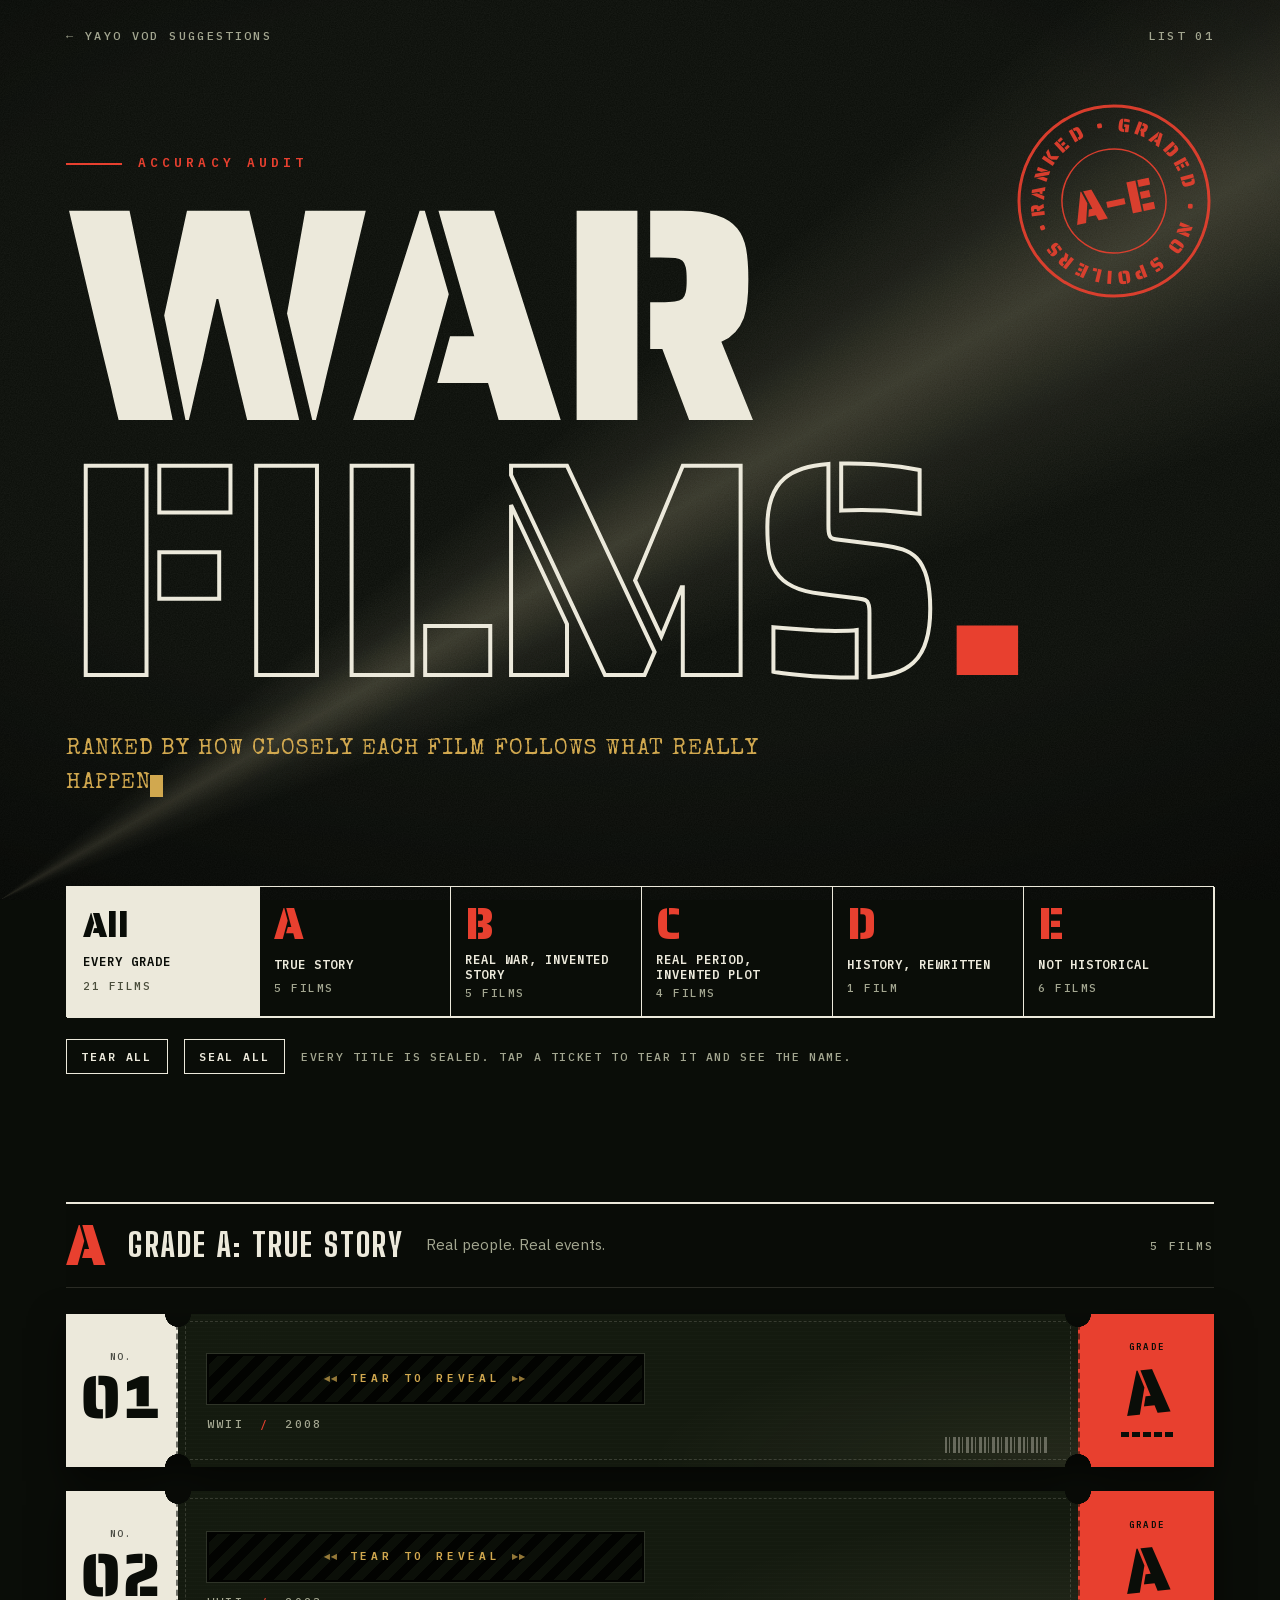
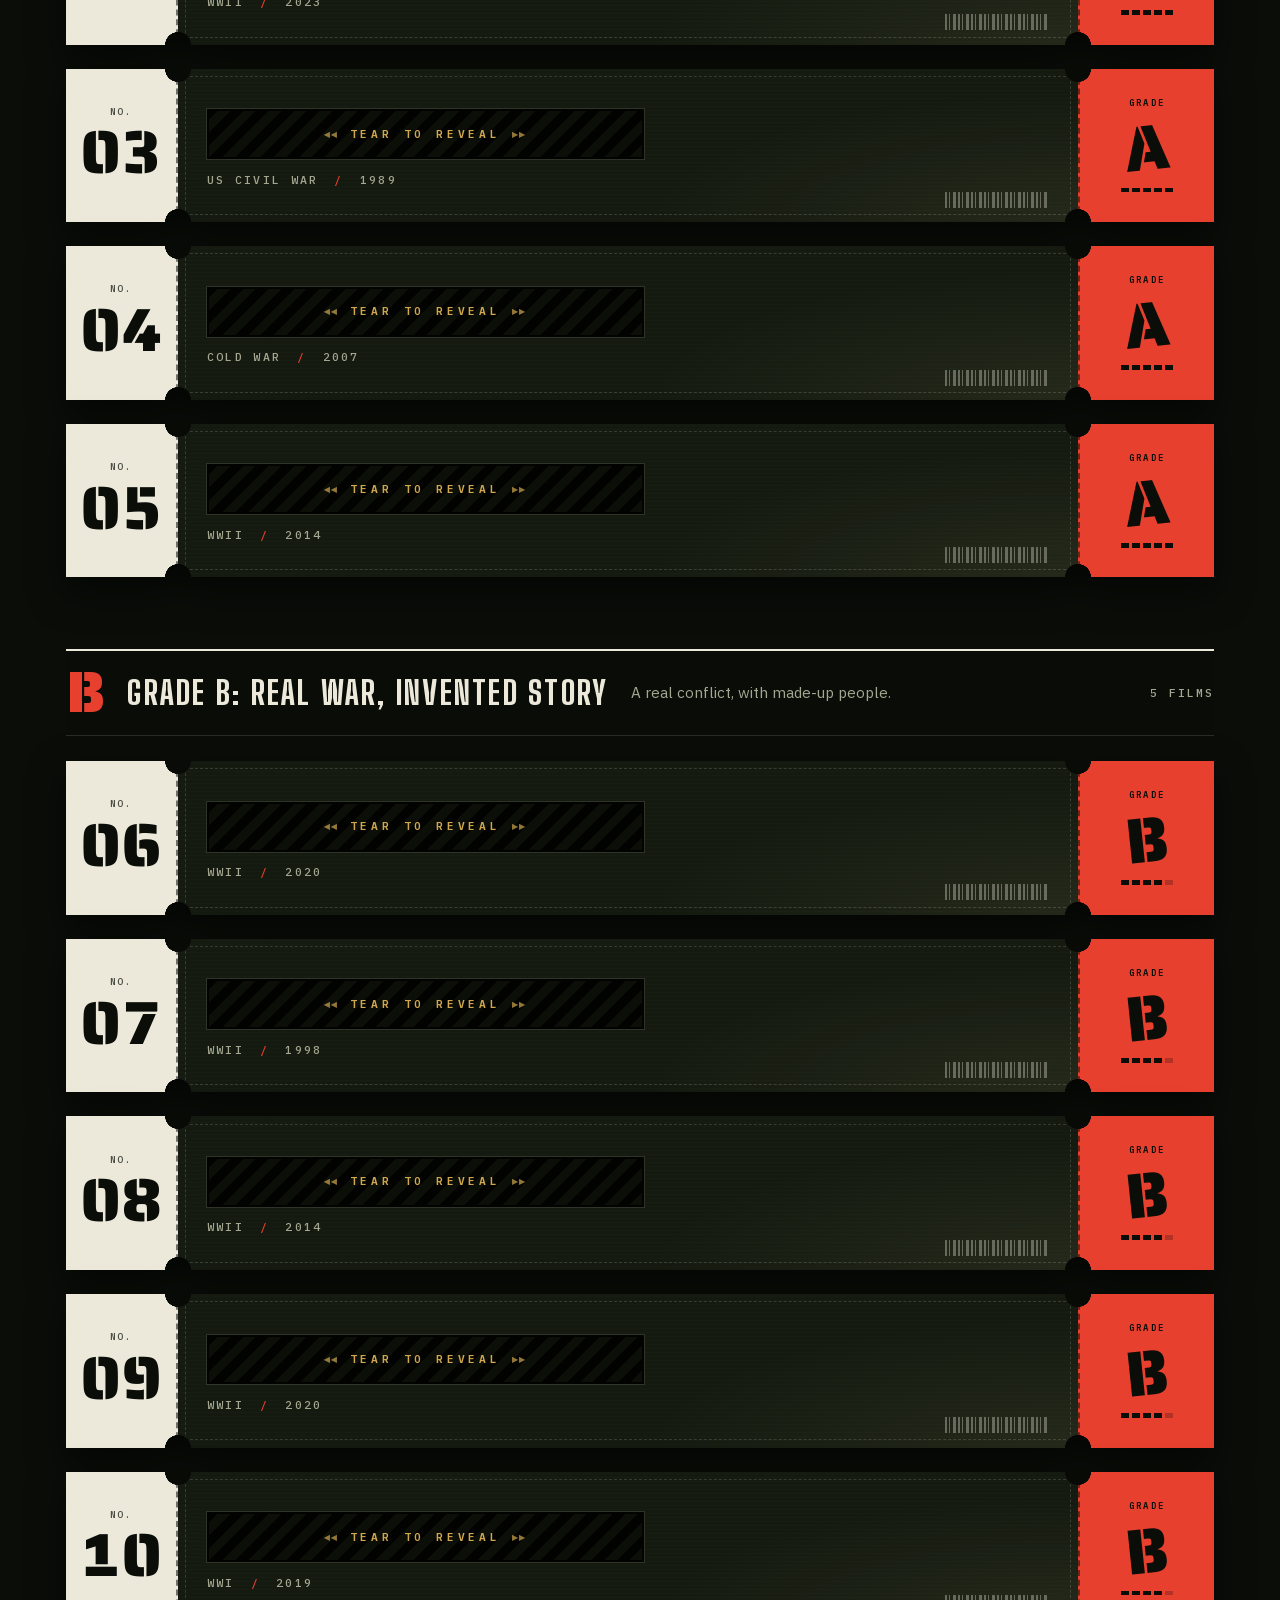
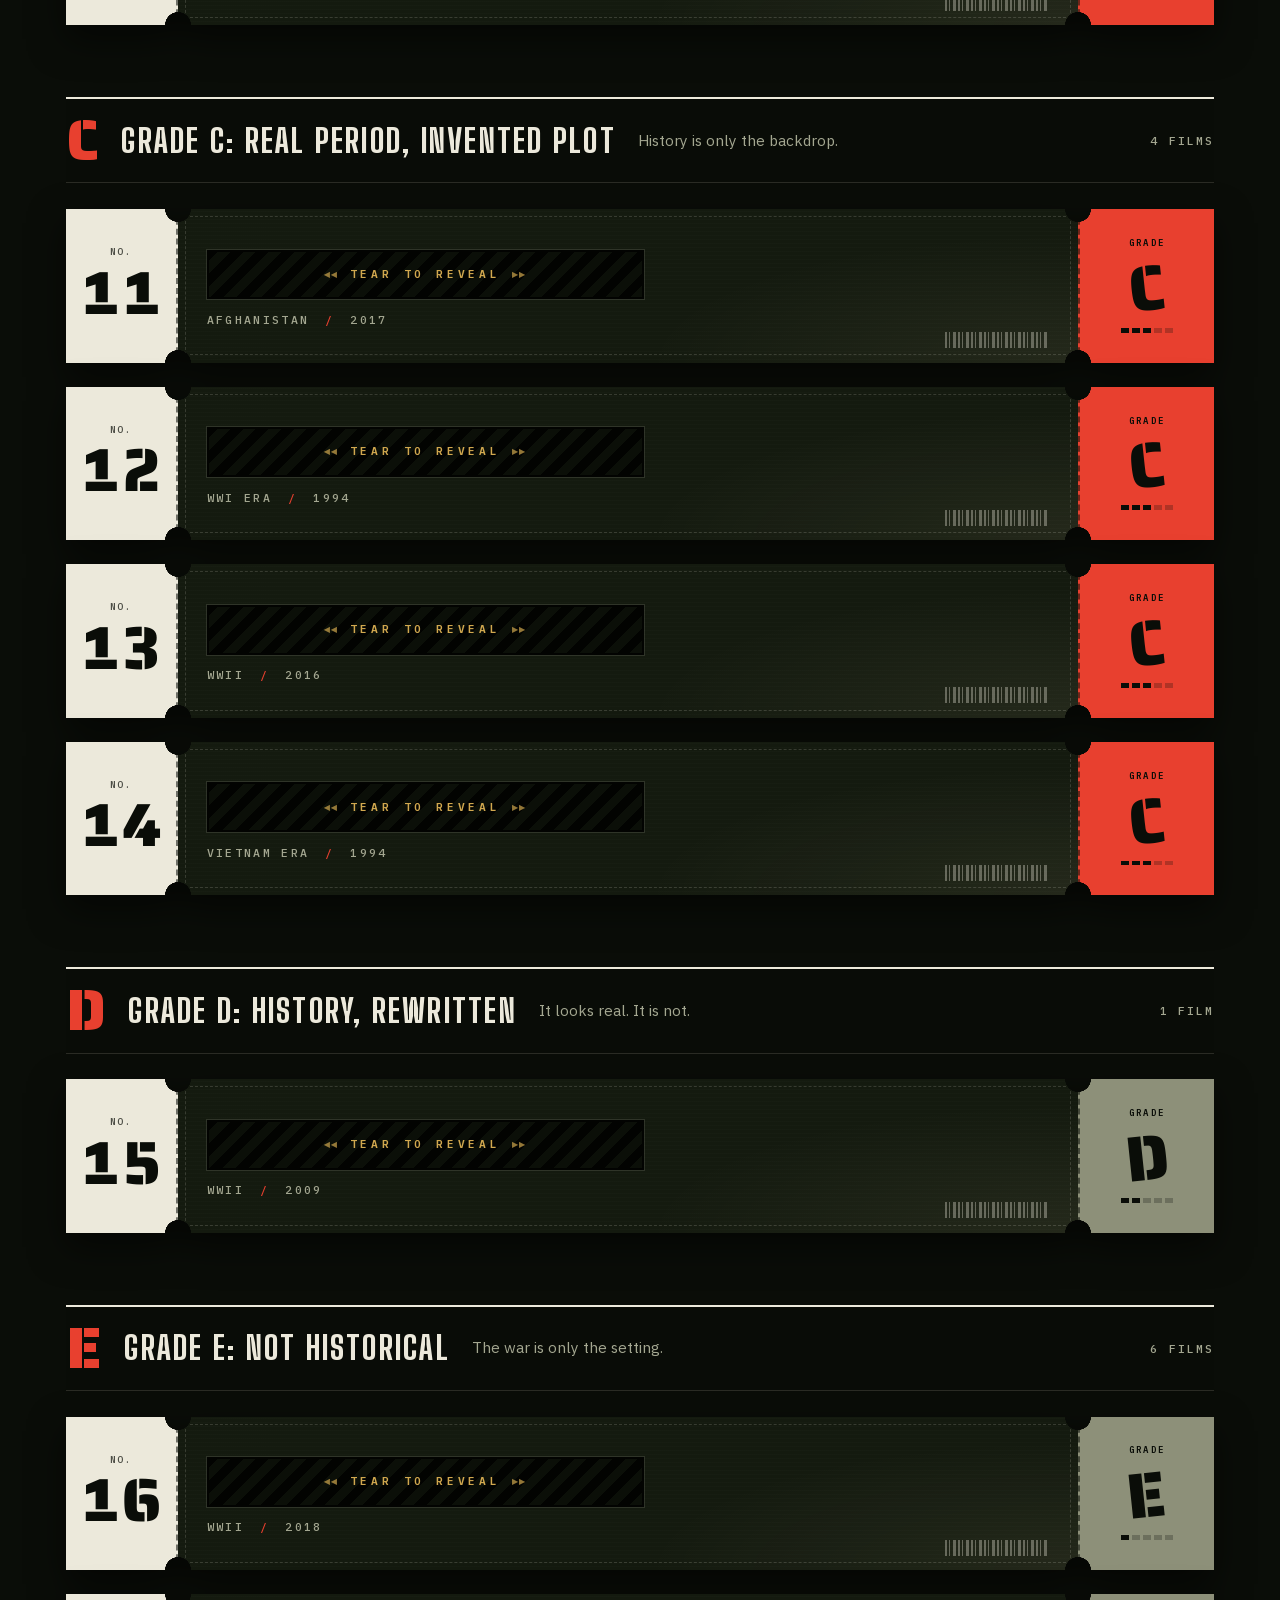
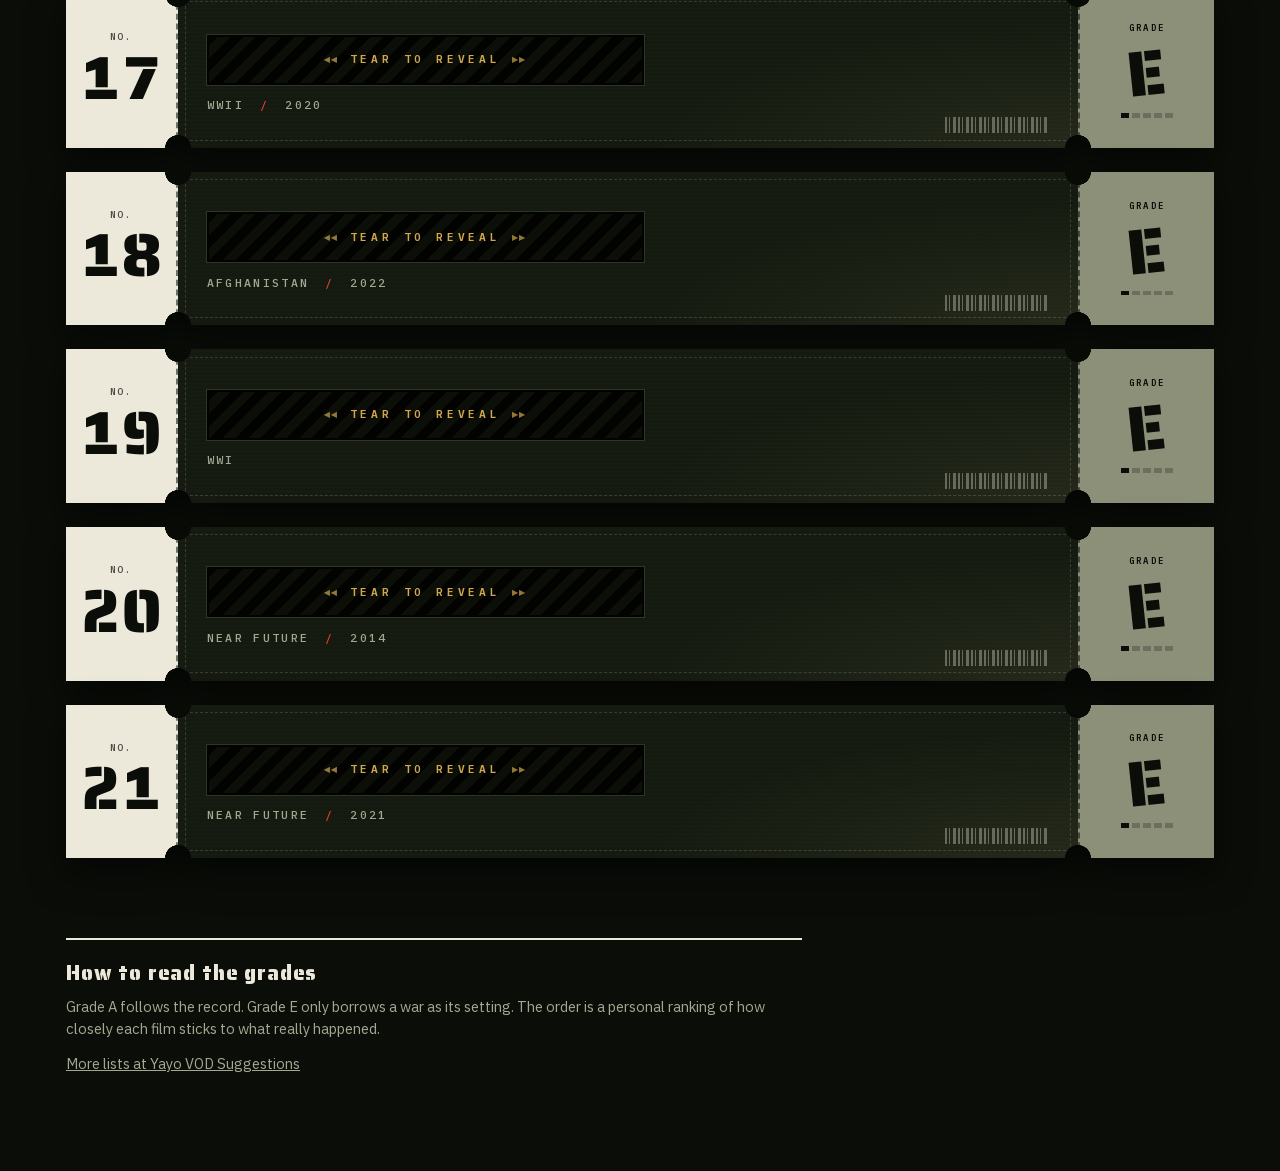
<file: war/index.html>
<!doctype html>
<html lang="en">
<head>
<meta charset="utf-8">
<meta name="viewport" content="width=device-width, initial-scale=1, viewport-fit=cover">
<meta name="color-scheme" content="dark">
<meta name="theme-color" content="#0b0e09">
<title>War Films Ranked</title>
<link rel="stylesheet" href="../fonts/fonts.css">
<link rel="preload" href="../fonts/saira-stencil-one-ce0d6b.woff2" as="font" type="font/woff2" crossorigin>
<link rel="preload" href="../fonts/big-shoulders-display-48e1b4.woff2" as="font" type="font/woff2" crossorigin>
<link rel="preload" href="../fonts/special-elite-143177.woff2" as="font" type="font/woff2" crossorigin>
<script>
(function(d){var q=[],done=false;function go(){if(done)return;done=true;d.classList.add('ready');q.forEach(function(f){f()})}
d.classList.add('js');window.onReady=function(f){done?f():q.push(f)};
var F=d.fonts;if(F&&F.load){Promise.all(["400 1em \"Saira Stencil One\"","800 1em \"Big Shoulders Display\"","500 1em \"IBM Plex Mono\"","600 1em \"IBM Plex Mono\"","400 1em \"IBM Plex Sans\"","400 1em \"Special Elite\""].map(function(x){return F.load(x,'A')})).then(go,go)}else go();setTimeout(go,2500)})(document.documentElement)
</script>
<style>
/* WAR: a blacked-out cinema. Searchlight sweeps film grain; giant stencil title; every film is a poster-size line of type with a graded stamp. No plots, only names. */
:root{
  --ink:#0a0d08; --ink2:#10150c; --bone:#ece9db; --dim:#a4a791; --faint:rgba(236,233,219,.14);
  --poppy:#e8402f; --brass:#d1a84f; --olive:#7d8f45;
  --stencil:"Saira Stencil One","Big Shoulders Display",Impact,sans-serif;
  --cond:"Big Shoulders Display","Arial Narrow",Impact,sans-serif;
  --mono:"IBM Plex Mono",ui-monospace,Menlo,monospace;
  --type:"Special Elite","Courier New",monospace;
  --body:"IBM Plex Sans",system-ui,sans-serif;
  color-scheme:dark;
}
*{box-sizing:border-box}
html{background:var(--ink);scroll-behavior:smooth;overflow-x:clip}
body{margin:0;background:var(--ink);color:var(--bone);font:400 1rem/1.5 var(--body);-webkit-font-smoothing:antialiased;min-height:100vh}
h1,h2,h3,p,ol,ul{margin:0;padding:0}
ol,ul{list-style:none}
a{color:inherit}
:focus-visible{outline:3px solid var(--brass);outline-offset:4px}
.sr{position:absolute;width:1px;height:1px;overflow:hidden;clip:rect(0 0 0 0);white-space:nowrap}

/* atmosphere */
.fx{position:fixed;inset:0;pointer-events:none;overflow:hidden;z-index:0}
.beam{position:absolute;left:0;bottom:0;width:150vmax;height:150vmax;transform-origin:0 100%;
  background:conic-gradient(from 0deg at 0% 100%,transparent 0 50deg,rgba(255,240,190,.035) 55deg,rgba(255,240,190,.12) 60deg,rgba(255,240,190,.035) 65deg,transparent 70deg 360deg);
  animation:sweep 18s ease-in-out infinite alternate}
.beam.b2{animation-duration:26s;animation-direction:alternate-reverse;opacity:.6;transform:scale(.8)}
@keyframes sweep{from{transform:rotate(-16deg)}to{transform:rotate(12deg)}}
.vig{position:absolute;inset:0;background:radial-gradient(120% 90% at 50% 40%,transparent 45%,rgba(0,0,0,.72) 100%)}
.grain{position:absolute;inset:-50%;width:200%;height:200%;opacity:.09;mix-blend-mode:screen;animation:grain 1.1s steps(6) infinite;
  background-image:url("data:image/svg+xml,%3Csvg xmlns='http://www.w3.org/2000/svg' width='240' height='240'%3E%3Cfilter id='n'%3E%3CfeTurbulence type='fractalNoise' baseFrequency='.85' numOctaves='2' stitchTiles='stitch'/%3E%3CfeColorMatrix values='0 0 0 0 1 0 0 0 0 1 0 0 0 0 1 0 0 0 .7 0'/%3E%3C/filter%3E%3Crect width='100%25' height='100%25' filter='url(%23n)'/%3E%3C/svg%3E")}
@keyframes grain{0%{transform:translate(0,0)}20%{transform:translate(-4%,3%)}40%{transform:translate(3%,-5%)}60%{transform:translate(-5%,-2%)}80%{transform:translate(4%,4%)}100%{transform:translate(0,0)}}

.js:not(.ready) .page{opacity:0}
.page{transition:opacity .45s ease;position:relative;z-index:1;max-width:74rem;margin-inline:auto;padding-left:max(18px,env(safe-area-inset-left,0px));padding-right:max(18px,env(safe-area-inset-right,0px));padding-bottom:6rem}

/* hero */
.top{display:flex;justify-content:space-between;align-items:center;gap:1rem;padding-top:max(1.2rem,env(safe-area-inset-top,0px));font:500 .74rem/1 var(--mono);letter-spacing:.2em;text-transform:uppercase;color:var(--dim)}
.top a{text-decoration:none;padding:.7rem 0}
.top a:hover{color:var(--bone)}
.hero{position:relative;padding:clamp(2.5rem,9vw,6.5rem) 0 clamp(2rem,5vw,3.5rem)}
.kicker{font:600 .8rem/1 var(--mono);letter-spacing:.32em;text-transform:uppercase;color:var(--poppy);display:flex;align-items:center;gap:1rem;margin-bottom:1.4rem}
.kicker::before{content:"";width:3.5rem;height:2px;background:var(--poppy)}
h1{font:400 clamp(5.2rem,25vw,19rem)/.8 var(--stencil);text-transform:uppercase;letter-spacing:-.015em;display:grid}
h1 .w1{color:var(--bone)}
h1 .w2{color:transparent;-webkit-text-stroke:clamp(1.5px,.5vw,4px) var(--bone);margin-top:.04em}
h1 i{font-style:normal;color:var(--poppy);-webkit-text-stroke:0}
.telegram{margin-top:clamp(1.6rem,4vw,2.6rem);max-width:44rem;font:400 clamp(1rem,2.5vw,1.4rem)/1.55 var(--type);color:var(--brass);text-transform:uppercase;letter-spacing:.04em;min-height:4.7em}
.js .telegram #tg:not(.ready){visibility:hidden}
.ch{visibility:hidden}.ch.on{visibility:visible}
.ch.cursor{position:relative}
.ch.cursor::before,.ch.endcur::after{content:"";position:absolute;top:.12em;bottom:-.08em;width:.55em;background:var(--brass);visibility:visible;animation:blink 1s steps(2) infinite}
.ch.cursor::before{left:0}
.ch.endcur{position:relative}
.ch.endcur::after{left:100%;margin-left:.08em}
@keyframes blink{50%{opacity:0}}
.seal{position:absolute;right:0;top:clamp(1rem,4vw,3rem);width:clamp(6.5rem,17vw,12.5rem);color:var(--poppy);transform:rotate(-12deg);opacity:.92}
.seal svg{display:block;width:100%;height:auto;animation:spin 60s linear infinite}
@keyframes spin{to{transform:rotate(360deg)}}

/* grade ladder = legend + filter */
.ladder{display:grid;grid-template-columns:repeat(auto-fit,minmax(8.6rem,1fr));gap:0;border:1.5px solid var(--bone);margin-top:clamp(1.8rem,5vw,3rem)}
.rung{all:unset;box-sizing:border-box;cursor:pointer;display:grid;gap:.35rem;padding:1rem 1rem 1.1rem;border-right:1.5px solid var(--bone);border-bottom:1.5px solid var(--bone);margin:0 -1.5px -1.5px 0;position:relative;background:transparent;transition:background .2s,color .2s}
.rung:focus-visible{outline:3px solid var(--brass);outline-offset:-6px}
.rung .l{font:400 2.7rem/1 var(--stencil);color:var(--poppy)}
.rung .n{font:600 .76rem/1.25 var(--mono);letter-spacing:.08em;text-transform:uppercase}
.rung .c{font:500 .7rem/1 var(--mono);letter-spacing:.14em;text-transform:uppercase;color:var(--dim)}
.rung:hover{background:rgba(236,233,219,.07)}
.rung[aria-pressed="true"]{background:var(--bone);color:var(--ink)}
.rung[aria-pressed="true"] .l{color:var(--poppy)}
.rung[aria-pressed="true"] .c{color:#4a4d3b}
.rung.all .l{color:var(--bone);font-size:2.2rem;padding-top:.25rem}
.rung.all[aria-pressed="true"] .l{color:var(--ink)}

/* tiers + rows */
.tier{margin-top:clamp(2.5rem,7vw,4.5rem)}
.band{position:sticky;top:var(--bar,0px);z-index:4;display:flex;align-items:center;gap:1rem 1.4rem;flex-wrap:wrap;padding:.8rem 0;background:rgba(10,13,8,.86);-webkit-backdrop-filter:blur(10px);backdrop-filter:blur(10px);border-top:2px solid var(--bone);border-bottom:1px solid var(--faint)}
.band::before{content:"";position:absolute;z-index:-1;top:-10px;bottom:0;left:50%;width:100vw;transform:translateX(-50%) translateY(-6px);opacity:0;pointer-events:none;
  background:rgba(10,13,8,.92);-webkit-backdrop-filter:blur(10px);backdrop-filter:blur(10px);border-top:2px solid var(--bone);border-bottom:1px solid var(--faint);
  transition:opacity .3s ease,transform .3s cubic-bezier(.2,.8,.2,1)}
.band.stuck{background:none;-webkit-backdrop-filter:none;backdrop-filter:none;border-color:transparent}
.band.stuck::before{opacity:1;transform:translateX(-50%) translateY(0)}
html:not(.barOn) .band{padding-top:max(.8rem,env(safe-area-inset-top,0px))}
html.barOn{--bar:calc(3.5rem + env(safe-area-inset-top,0px))}
#list{scroll-margin-top:1rem}
.band .gl{font:400 clamp(2.4rem,7vw,3.6rem)/1 var(--stencil);color:var(--poppy)}
.band .nm{font:800 clamp(1.3rem,3.6vw,2rem)/1 var(--cond);text-transform:uppercase;letter-spacing:.07em}
.band .bl{font:400 .95rem/1.3 var(--body);color:var(--dim);flex:1 1 14rem}
.band .ct{font:500 .72rem/1 var(--mono);letter-spacing:.18em;text-transform:uppercase;color:var(--dim)}
/* each film is a ticket: bone stub with the rank, olive-black body with the title, red stub with the grade. Sealed tickets hide the title behind a redaction bar; click to tear the stub off and reveal it. */
.tier ol{display:grid;gap:clamp(.9rem,2.4vw,1.5rem);margin-top:clamp(1rem,3vw,1.6rem)}
.row{--sl:clamp(4.2rem,11vw,7rem);--sr:clamp(5rem,13vw,8.5rem);--cut:.82rem;--zz-l:polygon(0 0, calc(100% - 6px) 0.0%, 100% 7.14%, calc(100% - 6px) 14.29%, 100% 21.43%, calc(100% - 6px) 28.57%, 100% 35.71%, calc(100% - 6px) 42.86%, 100% 50.0%, calc(100% - 6px) 57.14%, 100% 64.29%, calc(100% - 6px) 71.43%, 100% 78.57%, calc(100% - 6px) 85.71%, 100% 92.86%, calc(100% - 6px) 100.0%, 0 100%);--zz-r:polygon(6px 0, 100% 0, 100% 100%, 6px 100.0%, 0px 92.86%, 6px 85.71%, 0px 78.57%, 6px 71.43%, 0px 64.29%, 6px 57.14%, 0px 50.0%, 6px 42.86%, 0px 35.71%, 6px 28.57%, 0px 21.43%, 6px 14.29%, 0px 7.14%, 6px 0.0%);
  position:relative;filter:drop-shadow(0 14px 18px rgba(0,0,0,.55));transition:transform .35s cubic-bezier(.2,.8,.2,1)}
.row:hover .ticket{transform:translateY(-5px)}
.ticket{transition:transform .35s cubic-bezier(.2,.8,.2,1);position:relative;display:grid;grid-template-columns:var(--sl) minmax(0,1fr) var(--sr);min-height:clamp(6.6rem,17vw,9.6rem);color:var(--bone);cursor:pointer;-webkit-tap-highlight-color:transparent}
.ticket:focus-visible{outline:3px solid var(--brass);outline-offset:6px}
.stubl,.tt,.stubr{position:relative}
.stubl{display:grid;place-items:center;align-content:center;gap:.35rem;background:var(--bone);color:var(--ink);border-right:2px dashed rgba(10,13,8,.55);padding:.6rem .3rem;transform-origin:0 100%;
  -webkit-mask:radial-gradient(circle var(--cut) at 100% 0,#0000 97%,#000),radial-gradient(circle var(--cut) at 100% 100%,#0000 97%,#000);-webkit-mask-composite:source-in;
  mask:radial-gradient(circle var(--cut) at 100% 0,#0000 97%,#000),radial-gradient(circle var(--cut) at 100% 100%,#0000 97%,#000);mask-composite:intersect;transition:transform .3s cubic-bezier(.2,.8,.2,1)}
.stubl small{font:600 .56rem/1 var(--mono);letter-spacing:.24em;text-transform:uppercase;opacity:.7}
.rk{font:400 clamp(2.2rem,7vw,3.8rem)/1 var(--stencil);font-variant-numeric:tabular-nums}
.tt{min-width:0;display:grid;align-content:center;gap:.55rem;padding:.9rem clamp(.9rem,3vw,1.8rem);overflow:hidden;background-color:#141a0f;
  background-image:radial-gradient(80% 140% at 100% 100%,rgba(255,240,190,.07),transparent 60%),repeating-linear-gradient(0deg,transparent 0 3px,rgba(255,255,255,.012) 3px 4px);
  -webkit-mask:radial-gradient(circle var(--cut) at 0 0,#0000 97%,#000),radial-gradient(circle var(--cut) at 0 100%,#0000 97%,#000),radial-gradient(circle var(--cut) at 100% 0,#0000 97%,#000),radial-gradient(circle var(--cut) at 100% 100%,#0000 97%,#000);-webkit-mask-composite:source-in,source-in,source-in;
  mask:radial-gradient(circle var(--cut) at 0 0,#0000 97%,#000),radial-gradient(circle var(--cut) at 0 100%,#0000 97%,#000),radial-gradient(circle var(--cut) at 100% 0,#0000 97%,#000),radial-gradient(circle var(--cut) at 100% 100%,#0000 97%,#000);mask-composite:intersect}
.tt::before{content:"";position:absolute;inset:.45rem;border:1px dashed rgba(236,233,219,.16);pointer-events:none}
.ttl{--fs:clamp(1.7rem,5.4vw,3.9rem);display:grid;font-size:var(--fs)}
.ttl h3,.ttl .redact{grid-area:1/1}
.ttl h3{font:800 1em/.95 var(--cond);text-transform:uppercase;letter-spacing:.012em;overflow-wrap:anywhere;text-wrap:balance;visibility:hidden}
.redact{align-self:center;justify-self:start;width:min(100%,calc(var(--fs)*7));height:calc(var(--fs)*.8);display:flex;align-items:center;justify-content:center;gap:.7rem;overflow:hidden;background:repeating-linear-gradient(135deg,#020301 0 9px,#0b0f08 9px 18px);box-shadow:0 0 0 1px rgba(236,233,219,.12),inset 0 0 0 2px #020301;color:var(--brass);font:600 .7rem/1 var(--mono);letter-spacing:.34em;text-transform:uppercase;white-space:nowrap}
.redact::before,.redact::after{content:"\25B8\25B8";letter-spacing:.1em;opacity:.7}
.redact::before{content:"\25C2\25C2"}
.meta{display:flex;flex-wrap:wrap;gap:.2rem 1rem;font:500 .72rem/1.2 var(--mono);letter-spacing:.2em;text-transform:uppercase;color:var(--dim)}
.meta span+span::before{content:"/";margin-right:1rem;color:var(--poppy)}
.code{position:absolute;right:clamp(.9rem,3vw,1.8rem);bottom:.9rem;width:clamp(4rem,10vw,6.5rem);height:1rem;opacity:.35;background:repeating-linear-gradient(90deg,var(--bone) 0 2px,transparent 2px 4px,var(--bone) 4px 5px,transparent 5px 8px,var(--bone) 8px 11px,transparent 11px 13px)}
.used{position:absolute;right:clamp(.9rem,3vw,1.8rem);bottom:.7rem;opacity:0;font:400 clamp(.9rem,2.4vw,1.2rem)/1 var(--stencil);letter-spacing:.12em;text-transform:uppercase;color:var(--poppy);border:2px solid var(--poppy);padding:.2rem .45rem;transform:rotate(-7deg);pointer-events:none}
.stubr{display:grid;place-items:center;align-content:center;gap:.5rem;background:var(--poppy);color:var(--ink);border-left:2px dashed rgba(10,13,8,.55);padding:.6rem .3rem;
  -webkit-mask:radial-gradient(circle var(--cut) at 0 0,#0000 97%,#000),radial-gradient(circle var(--cut) at 0 100%,#0000 97%,#000);-webkit-mask-composite:source-in;
  mask:radial-gradient(circle var(--cut) at 0 0,#0000 97%,#000),radial-gradient(circle var(--cut) at 0 100%,#0000 97%,#000);mask-composite:intersect}
.stubr small{font:600 .56rem/1 var(--mono);letter-spacing:.24em;text-transform:uppercase}
.stubr b{font:400 clamp(2.4rem,8vw,4rem)/1 var(--stencil);transform:rotate(-6deg)}
.stubr .pips{display:flex;gap:3px}
.stubr .pips i{display:block;width:.5rem;height:.3rem;background:rgba(10,13,8,.25)}
.stubr .pips i.on{background:var(--ink)}
.row.dim .stubr{background:#8d9079}

/* sealed: stub twitches on hover to hint it can be torn */
.row:not(.torn):hover .stubl{transform:translate(-3px,1px) rotate(-1.4deg)}
/* torn (final state, also what a restored visit shows) */
.row.torn .stubl{transform:translate(-.7rem,.5rem) rotate(-5deg);clip-path:var(--zz-l)}
.row.torn .tt{clip-path:var(--zz-r)}
.row.torn .ttl h3{visibility:visible}
.row.torn .redact{display:none}
.row.torn .code{opacity:0;visibility:hidden}
.row.torn .used{opacity:.9}
.row.torn .ticket{cursor:default}
.bit{position:absolute;width:7px;height:5px;background:var(--bone);z-index:9;pointer-events:none;opacity:0}

/* tools under the ladder */
.tools{display:flex;flex-wrap:wrap;align-items:center;gap:.7rem 1rem;margin-top:1.4rem}
.tools button{all:unset;box-sizing:border-box;cursor:pointer;padding:.65rem .9rem;border:1.5px solid var(--bone);font:600 .72rem/1 var(--mono);letter-spacing:.16em;text-transform:uppercase}
.tools button:hover{background:rgba(236,233,219,.1)}
.tools button:focus-visible{outline:3px solid var(--brass);outline-offset:3px}
.tools p{flex:1 1 16rem;font:500 .72rem/1.5 var(--mono);letter-spacing:.14em;text-transform:uppercase;color:var(--dim)}

/* quick-switch bar, appears once the big grade ladder scrolls away */
.minibar{position:fixed;top:0;left:0;right:0;z-index:20;transform:translateY(-110%);visibility:hidden;transition:transform .35s cubic-bezier(.2,.8,.2,1),visibility 0s .35s;background:rgba(10,13,8,.92);-webkit-backdrop-filter:blur(12px);backdrop-filter:blur(12px);border-bottom:2px solid var(--bone);padding-top:env(safe-area-inset-top,0px)}
.minibar.on{transform:none;visibility:visible;transition:transform .35s cubic-bezier(.2,.8,.2,1)}
.mb-in{max-width:74rem;margin-inline:auto;display:flex;align-items:center;justify-content:space-between;gap:1rem;padding:.5rem max(18px,env(safe-area-inset-right,0px)) .5rem max(18px,env(safe-area-inset-left,0px))}
.mb-btns{display:flex;gap:.4rem}
.mb-btns button{all:unset;box-sizing:border-box;cursor:pointer;min-width:2.6rem;height:2.4rem;padding:0 .6rem;display:grid;place-items:center;border:1.5px solid var(--bone);font:400 1.25rem/1 var(--stencil);color:var(--bone)}
.mb-btns button.all{font:600 .74rem/1 var(--mono);letter-spacing:.14em;text-transform:uppercase}
.mb-btns button:hover{background:rgba(236,233,219,.1)}
.mb-btns button[aria-pressed="true"]{background:var(--bone);color:var(--ink)}
.mb-btns button:focus-visible{outline:3px solid var(--brass);outline-offset:2px}
.mb-label{font:600 .72rem/1.2 var(--mono);letter-spacing:.16em;text-transform:uppercase;color:var(--dim);text-align:right}
@media (max-width:40rem){.mb-label{display:none}}

/* grade slam: a rubber stamp hits the screen when you pick a grade */
#slam{position:fixed;inset:0;z-index:50;display:grid;place-items:center;pointer-events:none;visibility:hidden}
#slam.go{visibility:visible;animation:slamWrap 1.15s linear both}
#slam::before{content:"";position:absolute;inset:0;background:radial-gradient(closest-side,rgba(232,64,47,.34),rgba(10,13,8,.5) 80%);animation:flash 1.15s ease-out both}
#slam .box{position:relative;display:grid;justify-items:center;gap:1.2rem;transform:rotate(-8deg);animation:slamBox 1.15s both}
#slam b{font:400 clamp(9rem,46vw,24rem)/.85 var(--stencil);color:var(--poppy);border:clamp(8px,2vw,18px) solid var(--poppy);outline:2px solid var(--poppy);outline-offset:clamp(8px,1.6vw,14px);padding:.05em .17em .02em;background:rgba(10,13,8,.6);text-shadow:0 .03em 0 rgba(0,0,0,.4)}
#slam span{font:600 clamp(.85rem,2.8vw,1.4rem)/1.2 var(--mono);letter-spacing:.42em;text-transform:uppercase;color:var(--bone);text-align:center;padding-left:.42em}
@keyframes slamWrap{0%,62%{opacity:1}100%{opacity:0}}
@keyframes flash{0%{opacity:0}10%{opacity:1}55%{opacity:.5}100%{opacity:0}}
@keyframes slamBox{0%{transform:rotate(-8deg) scale(3);opacity:0}13%{transform:rotate(-8deg) scale(.93);opacity:1}18%{transform:rotate(-9.5deg) scale(1.04)}23%{transform:rotate(-7.5deg) scale(.99)}28%,100%{transform:rotate(-8deg) scale(1)}}

/* tickets get dealt in after a pick */
@media (prefers-reduced-motion:no-preference){
  #list.deal .row{animation:deal .7s cubic-bezier(.2,.9,.25,1) calc(.35s + var(--i,0) * 85ms) backwards}
  #list.deal .band{animation:bandIn .6s cubic-bezier(.2,.9,.25,1) .2s backwards}
  @keyframes deal{from{opacity:0;transform:translateX(-46px) rotate(-2.2deg) scale(.96)}to{opacity:1;transform:none}}
  @keyframes bandIn{from{opacity:0;transform:translateY(-14px)}to{opacity:1;transform:none}}
}
@media (prefers-reduced-motion:reduce){#slam{display:none}.band::before{transition:none}}

@media (prefers-reduced-motion:no-preference){
  .row.tearing .stubl{animation:tearStub .8s cubic-bezier(.3,1.2,.4,1) both}
  .row.tearing .tt{animation:tearBody .8s ease-out both}
  .row.tearing .ttl h3{visibility:visible;animation:titleIn .7s cubic-bezier(.2,.9,.25,1) .3s both}
  .row.tearing .redact{animation:redactOut .5s cubic-bezier(.6,0,.4,1) .2s both}
  .row.tearing .used{animation:usedIn .35s cubic-bezier(.2,1.6,.4,1) .6s both}
  .row.tearing .code{animation:codeOut .55s cubic-bezier(.6,0,.4,1) .12s both}
  @keyframes codeOut{from{opacity:.35;clip-path:inset(0 0 0 0)}to{opacity:0;clip-path:inset(0 0 0 100%)}}
  @keyframes tearStub{0%{transform:none;clip-path:none}18%{transform:translate(-4px,0) rotate(-1.5deg)}40%{transform:translate(-9px,5px) rotate(-5deg);clip-path:var(--zz-l)}62%{transform:translate(-13px,10px) rotate(-8deg)}100%{transform:translate(-.7rem,.5rem) rotate(-5deg);clip-path:var(--zz-l)}}
  @keyframes tearBody{0%{transform:none;clip-path:none}22%{transform:translateX(5px);clip-path:none}40%{clip-path:var(--zz-r)}100%{transform:none;clip-path:var(--zz-r)}}
  @keyframes redactOut{to{transform:translateX(22%) scaleX(.6);opacity:0;clip-path:inset(0 0 0 100%)}}
  @keyframes titleIn{from{opacity:0;clip-path:inset(-12% 100% -12% 0)}to{opacity:1;clip-path:inset(-12% -6% -12% 0)}}
  @keyframes usedIn{from{opacity:0;transform:rotate(-7deg) scale(2.2)}to{opacity:.9;transform:rotate(-7deg) scale(1)}}
}
@media (max-width:34rem){.row{--cut:.62rem}.redact{font-size:.62rem;letter-spacing:.2em;gap:.45rem}.code{width:3.2rem;right:.75rem;bottom:.7rem}.used{font-size:.86rem;right:.7rem;bottom:.55rem;padding:.15rem .35rem}.meta{gap:.15rem .7rem}.meta span+span::before{margin-right:.7rem}.tt{padding-bottom:2.4rem}}
.empty{padding:3rem 0;font:500 .9rem/1.5 var(--mono);letter-spacing:.1em;text-transform:uppercase;color:var(--dim)}

.foot{margin-top:5rem;padding-top:1.4rem;border-top:2px solid var(--bone);display:grid;gap:.8rem;max-width:46rem;color:var(--dim);font-size:.92rem}
.foot b{font:400 1.3rem/1 var(--stencil);color:var(--bone);letter-spacing:.04em}

@media (max-width:34rem){
  .seal{top:.4rem}
  .ladder{grid-template-columns:repeat(2,1fr)}
}
@media (prefers-reduced-motion:no-preference){
  html.ready .hero .kicker,html.ready .ladder,html.ready .tools{animation:fadeIn .8s ease both}
  html.ready .hero h1 .w1{animation:wipe .9s cubic-bezier(.2,.8,.2,1) .05s both}
  html.ready .hero h1 .w2{animation:wipe .9s cubic-bezier(.2,.8,.2,1) .2s both}
  html.ready .ladder{animation-delay:.8s}html.ready .tools{animation-delay:.95s}
  @keyframes fadeIn{from{opacity:0}to{opacity:1}}
  @keyframes wipe{from{clip-path:inset(-25% 100% -25% 0)}to{clip-path:inset(-25% -6% -25% 0)}}
}
@media (prefers-reduced-motion:reduce){.beam,.grain,.seal svg,.ch.cursor::before,.ch.endcur::after{animation:none}}
</style>
</head>
<body>
<div class="fx" aria-hidden="true"><div class="beam"></div><div class="beam b2"></div><div class="grain"></div><div class="vig"></div></div>
<div class="minibar" id="minibar" role="group" aria-label="Quick grade filter"><div class="mb-in"><div class="mb-btns" id="mbBtns"></div><span class="mb-label" id="mbLabel"></span></div></div>
<div id="slam" aria-hidden="true"><div class="box"><b id="slamL">A</b><span id="slamT"></span></div></div>
<div class="page">
  <nav class="top" aria-label="Site"><a href="../">&larr; Yayo VOD Suggestions</a><span>List 01</span></nav>
  <header class="hero">
    <div class="seal" role="img" aria-label="Ranked and graded. No spoilers.">
      <svg viewBox="0 0 200 200" aria-hidden="true">
        <defs><path id="ring" d="M100,100 m-70,0 a70,70 0 1,1 140,0 a70,70 0 1,1 -140,0"/></defs>
        <circle cx="100" cy="100" r="95" fill="none" stroke="currentColor" stroke-width="3"/>
        <circle cx="100" cy="100" r="52" fill="none" stroke="currentColor" stroke-width="1.5"/>
        <text font-family="Saira Stencil One, Impact, sans-serif" font-size="19" fill="currentColor" textLength="432" lengthAdjust="spacing"><textPath href="#ring">RANKED • GRADED • NO SPOILERS •</textPath></text>
        <text x="100" y="116" text-anchor="middle" font-family="Saira Stencil One, Impact, sans-serif" font-size="46" fill="currentColor">A–E</text>
      </svg>
    </div>
    <p class="kicker">Accuracy audit</p>
    <h1><span class="w1">War</span><span class="w2">Films<i>.</i></span></h1>
    <p class="telegram"><span class="sr">Ranked by how closely each film follows what really happened. Names only. No plots. No spoilers. Stop.</span><span id="tg" aria-hidden="true">Ranked by how closely each film follows what really happened. Names only. No plots. No spoilers. Stop.</span></p>
    <div class="ladder" id="ladder" role="group" aria-label="Filter by grade"></div>
    <div class="tools"><button type="button" id="tearAll">Tear all</button><button type="button" id="sealAll">Seal all</button><p>Every title is sealed. Tap a ticket to tear it and see the name.</p></div>
  </header>
  <main id="list" aria-live="polite"></main>
  <footer class="foot">
    <b>How to read the grades</b>
    <p>Grade A follows the record. Grade E only borrows a war as its setting. The order is a personal ranking of how closely each film sticks to what really happened.</p>
    <p><a href="../">More lists at Yayo VOD Suggestions</a></p>
  </footer>
</div>
<script>
const TIERS=[
 {g:'A',name:'True story',blurb:'Real people. Real events.',fill:5},
 {g:'B',name:'Real war, invented story',blurb:'A real conflict, with made-up people.',fill:4},
 {g:'C',name:'Real period, invented plot',blurb:'History is only the backdrop.',fill:3},
 {g:'D',name:'History, rewritten',blurb:'It looks real. It is not.',fill:2},
 {g:'E',name:'Not historical',blurb:'The war is only the setting.',fill:1}];
const FILMS=[
 ['Valkyrie',2008,'WWII',0],["Irena's Vow",2023,'WWII',0],['Glory',1989,'US Civil War',0],["Charlie Wilson's War",2007,'Cold War',0],['The Imitation Game',2014,'WWII',0],
 ['The Forgotten Battle',2020,'WWII',1],['Saving Private Ryan',1998,'WWII',1],['Fury',2014,'WWII',1],['Greyhound',2020,'WWII',1],['1917',2019,'WWI',1],
 ['War Machine',2017,'Afghanistan',2],['Legends of the Fall',1994,'WWI era',2],['Allied',2016,'WWII',2],['Forrest Gump',1994,'Vietnam era',2],
 ['Inglourious Basterds',2009,'WWII',3],
 ['Overlord',2018,'WWII',4],['Ghosts of War',2020,'WWII',4],['The Lair',2022,'Afghanistan',4],['Trench 11',null,'WWI',4],['Edge of Tomorrow',2014,'Near future',4],['The Tomorrow War',2021,'Near future',4]
].map(([t,y,e,k],i)=>({t,y,e,k,r:i+1}));
const $=id=>document.getElementById(id), esc=s=>String(s).replace(/[&<>"]/g,c=>({'&':'&amp;','<':'&lt;','>':'&gt;','"':'&quot;'}[c]));
let tier='all';
const REDUCED=matchMedia('(prefers-reduced-motion: reduce)').matches;

let TORN=new Set();
try{TORN=new Set(JSON.parse(localStorage.getItem('yayo-war-torn')||'[]'))}catch(e){}
const saveTorn=()=>{try{localStorage.setItem('yayo-war-torn',JSON.stringify([...TORN]))}catch(e){}};
function ticketLabel(f,t,torn){
  const base=`Ticket ${f.r}, grade ${t.g}, ${t.name}. ${f.e}${f.y?', '+f.y:''}.`;
  return esc(torn?`${f.t}. ${base}`:`${base} Title hidden. Activate to tear the ticket and reveal it.`);
}
function bits(li){
  if(REDUCED||!li.animate)return;
  const t=li.querySelector('.stubl'),W=t.offsetWidth,H=li.offsetHeight;
  for(let k=0;k<9;k++){
    const b=document.createElement('i');b.className='bit';b.style.left=(W-3)+'px';b.style.top=(Math.random()*H)+'px';
    if(k%3===0)b.style.background='#e8402f';
    li.append(b);
    const dx=-30+Math.random()*90,dy=40+Math.random()*80,r=(Math.random()-.5)*540;
    b.animate([{opacity:1,transform:'translate(0,0) rotate(0)'},{opacity:1,offset:.6},{opacity:0,transform:`translate(${dx}px,${dy}px) rotate(${r}deg)`}],{duration:700+Math.random()*350,easing:'cubic-bezier(.2,.7,.3,1)',delay:120}).onfinish=()=>b.remove();
  }
}
function tear(li,animate){
  const r=+li.dataset.r;if(TORN.has(r))return;
  TORN.add(r);saveTorn();
  const f=FILMS.find(x=>x.r===r),t=TIERS[f.k],tk=li.querySelector('.ticket');
  tk.setAttribute('aria-pressed','true');tk.setAttribute('aria-label',ticketLabel(f,t,true).replace(/&amp;/g,'&'));
  if(animate&&!REDUCED){
    li.classList.add('tearing');bits(li);
    try{navigator.vibrate&&navigator.vibrate(16)}catch(e){}
    setTimeout(()=>{li.classList.add('torn');li.classList.remove('tearing')},900);
  }else li.classList.add('torn');
}
function sealAll(){TORN.clear();saveTorn();render(false)}
function tearAll(){document.querySelectorAll('.row:not(.torn)').forEach((li,i)=>setTimeout(()=>tear(li,true),i*140))}
document.addEventListener('click',e=>{const tk=e.target.closest&&e.target.closest('.ticket');if(tk)tear(tk.parentElement,true)});
document.addEventListener('keydown',e=>{if((e.key==='Enter'||e.key===' ')&&e.target.classList&&e.target.classList.contains('ticket')){e.preventDefault();tear(e.target.parentElement,true)}});
$('tearAll').onclick=tearAll;$('sealAll').onclick=sealAll;
function stuckBands(){document.querySelectorAll('.band').forEach(b=>{const top=parseFloat(getComputedStyle(b).top)||0,r=b.getBoundingClientRect(),sb=b.parentElement.getBoundingClientRect().bottom;b.classList.toggle('stuck',r.top<=top+1&&scrollY>2&&sb>r.height+top+4)})}
addEventListener('scroll',()=>{if(stuckBands.f)return;stuckBands.f=requestAnimationFrame(()=>{stuckBands.f=0;stuckBands()})},{passive:true});
addEventListener('resize',stuckBands);
function pick(val){
  tier=(tier===val&&val!=='all')?'all':val;
  ladder();bar();render(true);
  if(tier!=='all')slam(TIERS[tier]);
  const l=$('list'),y=l.getBoundingClientRect().top+scrollY-(document.documentElement.classList.contains('barOn')?0:0);
  if(scrollY>0||l.getBoundingClientRect().top>innerHeight*.5)window.scrollTo({top:Math.max(0,y-16-(innerWidth<700?56:60)),behavior:REDUCED?'auto':'smooth'});
}
function ladder(){
  const el=$('ladder'); el.innerHTML='';
  const mk=(cls,l,n,c,val)=>{const b=document.createElement('button');b.type='button';b.className='rung '+cls;b.setAttribute('aria-pressed',String(tier===val));
    b.innerHTML=`<span class="l">${l}</span><span class="n">${esc(n)}</span><span class="c">${c} ${c===1?'film':'films'}</span>`;
    b.onclick=()=>pick(val);el.append(b)};
  mk('all','All','Every grade',FILMS.length,'all');
  TIERS.forEach((t,i)=>mk('',t.g,t.name,FILMS.filter(f=>f.k===i).length,i));
}
function bar(){
  const w=$('mbBtns'); w.innerHTML='';
  const mk=(label,val,cls)=>{const b=document.createElement('button');b.type='button';b.className=cls||'';b.textContent=label;b.setAttribute('aria-pressed',String(tier===val));
    b.setAttribute('aria-label',val==='all'?'Show all grades':'Grade '+label);b.onclick=()=>pick(val);w.append(b)};
  mk('All','all','all');TIERS.forEach((t,i)=>mk(t.g,i));
  const n=tier==='all'?FILMS.length:FILMS.filter(f=>f.k===tier).length;
  $('mbLabel').textContent=tier==='all'?`All grades · ${n} films`:`Grade ${TIERS[tier].g} · ${TIERS[tier].name} · ${n} ${n===1?'film':'films'}`;
}
function slam(t){
  if(REDUCED)return;
  const el=$('slam');$('slamL').textContent=t.g;$('slamT').textContent='Grade '+t.g+' · '+t.name;
  el.classList.remove('go');void el.offsetWidth;el.classList.add('go');
  clearTimeout(slam.t);slam.t=setTimeout(()=>el.classList.remove('go'),1250);
}
function render(deal){
  const list=$('list');
  list.classList.toggle('deal',!!deal&&!REDUCED);
  let html='',n=0;
  TIERS.forEach((t,ti)=>{
    if(tier!=='all'&&tier!==ti)return;
    const rows=FILMS.filter(f=>f.k===ti); if(!rows.length)return;
    const dim=ti>=3?' dim':'';
    const pips=Array.from({length:5},(_,k)=>`<i class="${k<t.fill?'on':''}"></i>`).join('');
    html+=`<section class="tier" aria-labelledby="h${ti}"><h2 class="band" id="h${ti}"><span class="gl" aria-hidden="true">${t.g}</span><span class="nm">Grade ${t.g}: ${esc(t.name)}</span><span class="bl">${esc(t.blurb)}</span><span class="ct">${rows.length} ${rows.length===1?'film':'films'}</span></h2><ol>`+
    rows.map(f=>{const torn=TORN.has(f.r);return `<li class="row${dim}${torn?' torn':''}" style="--i:${n++}" data-r="${f.r}"><div class="ticket" role="button" tabindex="0" aria-pressed="${torn}" aria-label="${ticketLabel(f,t,torn)}"><div class="stubl"><small>No.</small><span class="rk">${String(f.r).padStart(2,'0')}</span></div><div class="tt"><div class="ttl"><h3>${esc(f.t)}</h3><span class="redact" aria-hidden="true">Tear to reveal</span></div><p class="meta"><span>${esc(f.e)}</span>${f.y?`<span>${f.y}</span>`:''}</p><i class="code" aria-hidden="true"></i><span class="used" aria-hidden="true">Admitted</span></div><div class="stubr" aria-hidden="true"><small>Grade</small><b>${t.g}</b><span class="pips">${pips}</span></div></div></li>`}).join('')+`</ol></section>`;
  });
  list.innerHTML=html||'<p class="empty">Nothing here. Pick another grade.</p>';
  requestAnimationFrame(stuckBands);clearTimeout(render.t);if(deal)render.t=setTimeout(()=>list.classList.remove('deal'),2600);
}
(function(){const lad=$('ladder'),mb=$('minibar');
  if(!('IntersectionObserver'in window))return;
  new IntersectionObserver(([e])=>{const on=!e.isIntersecting&&e.boundingClientRect.top<0;mb.classList.toggle('on',on);document.documentElement.classList.toggle('barOn',on)}).observe(lad);
})();
ladder();bar();render(false);


(function(){
  const el=document.getElementById('tg'); if(!el) return;
  const txt=el.textContent.trim();
  if(matchMedia('(prefers-reduced-motion: reduce)').matches){el.classList.add('ready');return;}
  el.textContent='';
  const spans=[...txt].map(ch=>{const s=document.createElement('span');s.className='ch';s.textContent=ch;el.append(s);return s});
  el.classList.add('ready');
  let i=0,prev=null;
  function mark(n){if(prev)prev.classList.remove('cursor');if(n<spans.length){spans[n].classList.add('cursor');prev=spans[n]}}
  function tick(){
    if(i>=spans.length){if(prev)prev.classList.remove('cursor');spans[spans.length-1].classList.add('endcur');return;}
    spans[i].classList.add('on'); i++; mark(i);
    const c=txt[i-1]; setTimeout(tick, c==='.'?380:c===' '?42:26+Math.random()*34);
  }
  mark(0);
  window.onReady(()=>setTimeout(tick,650));
})();
</script>
</body>
</html>
</file>
<file: fonts/fonts.css>
@font-face{font-family:'Big Shoulders Display';font-style:normal;font-weight:700;font-display:block;src:url(big-shoulders-display-48e1b4.woff2) format('woff2');unicode-range:U+0000-00FF, U+0131, U+0152-0153, U+02BB-02BC, U+02C6, U+02DA, U+02DC, U+0304, U+0308, U+0329, U+2000-206F, U+20AC, U+2122, U+2191, U+2193, U+2212, U+2215, U+FEFF, U+FFFD}
@font-face{font-family:'Big Shoulders Display';font-style:normal;font-weight:800;font-display:block;src:url(big-shoulders-display-48e1b4.woff2) format('woff2');unicode-range:U+0000-00FF, U+0131, U+0152-0153, U+02BB-02BC, U+02C6, U+02DA, U+02DC, U+0304, U+0308, U+0329, U+2000-206F, U+20AC, U+2122, U+2191, U+2193, U+2212, U+2215, U+FEFF, U+FFFD}
@font-face{font-family:'Big Shoulders Display';font-style:normal;font-weight:900;font-display:block;src:url(big-shoulders-display-48e1b4.woff2) format('woff2');unicode-range:U+0000-00FF, U+0131, U+0152-0153, U+02BB-02BC, U+02C6, U+02DA, U+02DC, U+0304, U+0308, U+0329, U+2000-206F, U+20AC, U+2122, U+2191, U+2193, U+2212, U+2215, U+FEFF, U+FFFD}
@font-face{font-family:'IBM Plex Mono';font-style:normal;font-weight:400;font-display:block;src:url(ibm-plex-mono-171e02.woff2) format('woff2');unicode-range:U+0000-00FF, U+0131, U+0152-0153, U+02BB-02BC, U+02C6, U+02DA, U+02DC, U+0304, U+0308, U+0329, U+2000-206F, U+20AC, U+2122, U+2191, U+2193, U+2212, U+2215, U+FEFF, U+FFFD}
@font-face{font-family:'IBM Plex Mono';font-style:normal;font-weight:500;font-display:block;src:url(ibm-plex-mono-db14f4.woff2) format('woff2');unicode-range:U+0000-00FF, U+0131, U+0152-0153, U+02BB-02BC, U+02C6, U+02DA, U+02DC, U+0304, U+0308, U+0329, U+2000-206F, U+20AC, U+2122, U+2191, U+2193, U+2212, U+2215, U+FEFF, U+FFFD}
@font-face{font-family:'IBM Plex Mono';font-style:normal;font-weight:600;font-display:block;src:url(ibm-plex-mono-ed96d0.woff2) format('woff2');unicode-range:U+0000-00FF, U+0131, U+0152-0153, U+02BB-02BC, U+02C6, U+02DA, U+02DC, U+0304, U+0308, U+0329, U+2000-206F, U+20AC, U+2122, U+2191, U+2193, U+2212, U+2215, U+FEFF, U+FFFD}
@font-face{font-family:'IBM Plex Sans';font-style:normal;font-weight:400;font-display:block;src:url(ibm-plex-sans-118b75.woff2) format('woff2');unicode-range:U+0000-00FF, U+0131, U+0152-0153, U+02BB-02BC, U+02C6, U+02DA, U+02DC, U+0304, U+0308, U+0329, U+2000-206F, U+20AC, U+2122, U+2191, U+2193, U+2212, U+2215, U+FEFF, U+FFFD}
@font-face{font-family:'IBM Plex Sans';font-style:normal;font-weight:500;font-display:block;src:url(ibm-plex-sans-118b75.woff2) format('woff2');unicode-range:U+0000-00FF, U+0131, U+0152-0153, U+02BB-02BC, U+02C6, U+02DA, U+02DC, U+0304, U+0308, U+0329, U+2000-206F, U+20AC, U+2122, U+2191, U+2193, U+2212, U+2215, U+FEFF, U+FFFD}
@font-face{font-family:'Limelight';font-style:normal;font-weight:400;font-display:block;src:url(limelight-1f8077.woff2) format('woff2');unicode-range:U+0000-00FF, U+0131, U+0152-0153, U+02BB-02BC, U+02C6, U+02DA, U+02DC, U+0304, U+0308, U+0329, U+2000-206F, U+20AC, U+2122, U+2191, U+2193, U+2212, U+2215, U+FEFF, U+FFFD}
@font-face{font-family:'Saira Stencil One';font-style:normal;font-weight:400;font-display:block;src:url(saira-stencil-one-ce0d6b.woff2) format('woff2');unicode-range:U+0000-00FF, U+0131, U+0152-0153, U+02BB-02BC, U+02C6, U+02DA, U+02DC, U+0304, U+0308, U+0329, U+2000-206F, U+20AC, U+2122, U+2191, U+2193, U+2212, U+2215, U+FEFF, U+FFFD}
@font-face{font-family:'Special Elite';font-style:normal;font-weight:400;font-display:block;src:url(special-elite-143177.woff2) format('woff2');unicode-range:U+0000-00FF, U+0131, U+0152-0153, U+02BB-02BC, U+02C6, U+02DA, U+02DC, U+0304, U+0308, U+0329, U+2000-206F, U+20AC, U+2122, U+2191, U+2193, U+2212, U+2215, U+FEFF, U+FFFD}
@font-face{font-family:'DM Mono';font-style:normal;font-weight:400;font-display:block;src:url(dm-mono-42078d.woff2) format('woff2');unicode-range:U+0000-00FF, U+0131, U+0152-0153, U+02BB-02BC, U+02C6, U+02DA, U+02DC, U+0304, U+0308, U+0329, U+2000-206F, U+20AC, U+2122, U+2191, U+2193, U+2212, U+2215, U+FEFF, U+FFFD}
@font-face{font-family:'DM Mono';font-style:normal;font-weight:500;font-display:block;src:url(dm-mono-9bb717.woff2) format('woff2');unicode-range:U+0000-00FF, U+0131, U+0152-0153, U+02BB-02BC, U+02C6, U+02DA, U+02DC, U+0304, U+0308, U+0329, U+2000-206F, U+20AC, U+2122, U+2191, U+2193, U+2212, U+2215, U+FEFF, U+FFFD}
@font-face{font-family:'DM Sans';font-style:normal;font-weight:400;font-display:block;src:url(dm-sans-151a53.woff2) format('woff2');unicode-range:U+0000-00FF, U+0131, U+0152-0153, U+02BB-02BC, U+02C6, U+02DA, U+02DC, U+0304, U+0308, U+0329, U+2000-206F, U+20AC, U+2122, U+2191, U+2193, U+2212, U+2215, U+FEFF, U+FFFD}
@font-face{font-family:'DM Sans';font-style:normal;font-weight:500;font-display:block;src:url(dm-sans-151a53.woff2) format('woff2');unicode-range:U+0000-00FF, U+0131, U+0152-0153, U+02BB-02BC, U+02C6, U+02DA, U+02DC, U+0304, U+0308, U+0329, U+2000-206F, U+20AC, U+2122, U+2191, U+2193, U+2212, U+2215, U+FEFF, U+FFFD}
@font-face{font-family:'DM Sans';font-style:normal;font-weight:600;font-display:block;src:url(dm-sans-151a53.woff2) format('woff2');unicode-range:U+0000-00FF, U+0131, U+0152-0153, U+02BB-02BC, U+02C6, U+02DA, U+02DC, U+0304, U+0308, U+0329, U+2000-206F, U+20AC, U+2122, U+2191, U+2193, U+2212, U+2215, U+FEFF, U+FFFD}
@font-face{font-family:'Instrument Serif';font-style:italic;font-weight:400;font-display:block;src:url(instrument-serif-i-99cc6e.woff2) format('woff2');unicode-range:U+0000-00FF, U+0131, U+0152-0153, U+02BB-02BC, U+02C6, U+02DA, U+02DC, U+0304, U+0308, U+0329, U+2000-206F, U+20AC, U+2122, U+2191, U+2193, U+2212, U+2215, U+FEFF, U+FFFD}
@font-face{font-family:'Instrument Serif';font-style:normal;font-weight:400;font-display:block;src:url(instrument-serif-a20ac7.woff2) format('woff2');unicode-range:U+0000-00FF, U+0131, U+0152-0153, U+02BB-02BC, U+02C6, U+02DA, U+02DC, U+0304, U+0308, U+0329, U+2000-206F, U+20AC, U+2122, U+2191, U+2193, U+2212, U+2215, U+FEFF, U+FFFD}
</file>
